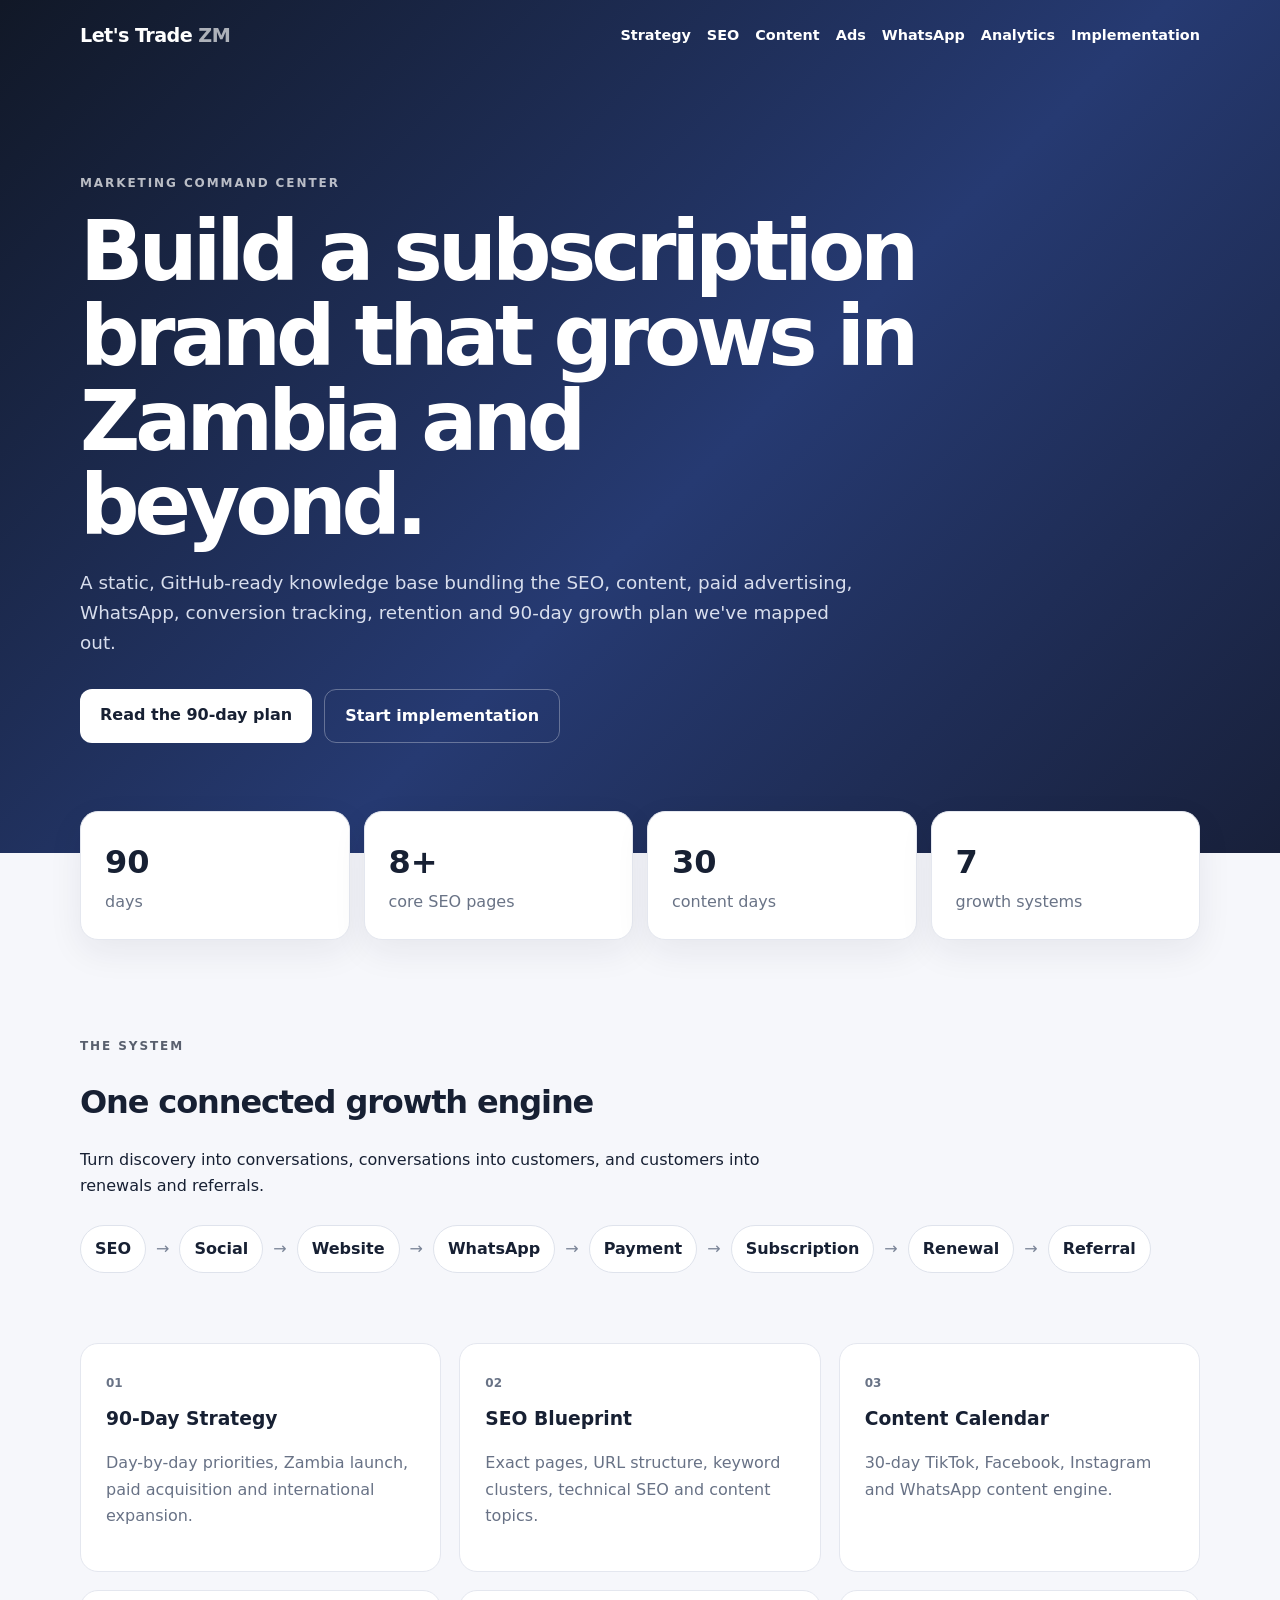
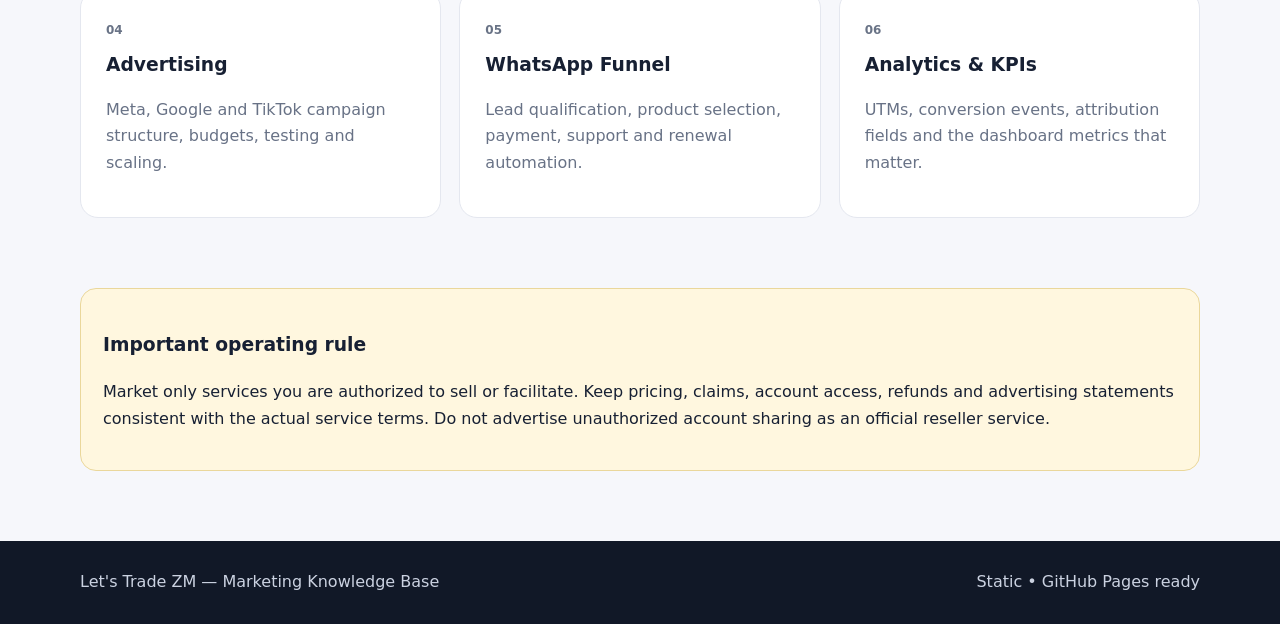
<file: index.html>
<!DOCTYPE html>
<html lang="en">
<head>
<meta charset="UTF-8">
<meta name="viewport" content="width=device-width, initial-scale=1.0">
<meta name="description" content="Let's Trade ZM marketing hub: 90-day Zambia and global SEO, content, advertising, WhatsApp funnel, analytics and growth strategy.">
<title>Let's Trade ZM — Marketing Strategy Hub</title>
<link rel="stylesheet" href="style.css">
</head>
<body>
<header class="hero">
  <nav class="nav container">
    <a class="brand" href="index.html">Let's Trade <span>ZM</span></a>
    <div class="navlinks">
      <a href="strategy.html">Strategy</a>
      <a href="seo.html">SEO</a>
      <a href="content.html">Content</a>
      <a href="ads.html">Ads</a>
      <a href="whatsapp.html">WhatsApp</a>
      <a href="analytics.html">Analytics</a>
      <a href="implementation.html">Implementation</a>
    </div>
  </nav>
  <div class="hero-content container">
    <p class="eyebrow">MARKETING COMMAND CENTER</p>
    <h1>Build a subscription brand that grows in Zambia and beyond.</h1>
    <p class="lead">A static, GitHub-ready knowledge base bundling the SEO, content, paid advertising, WhatsApp, conversion tracking, retention and 90-day growth plan we've mapped out.</p>
    <div class="actions">
      <a class="btn primary" href="strategy.html">Read the 90-day plan</a>
      <a class="btn ghost" href="implementation.html">Start implementation</a>
    </div>
  </div>
</header>

<main class="container">
  <section class="stats">
    <div><strong>90</strong><span>days</span></div>
    <div><strong>8+</strong><span>core SEO pages</span></div>
    <div><strong>30</strong><span>content days</span></div>
    <div><strong>7</strong><span>growth systems</span></div>
  </section>

  <section class="section">
    <div class="section-head">
      <p class="eyebrow">THE SYSTEM</p>
      <h2>One connected growth engine</h2>
      <p>Turn discovery into conversations, conversations into customers, and customers into renewals and referrals.</p>
    </div>
    <div class="flow">
      <span>SEO</span><i>→</i><span>Social</span><i>→</i><span>Website</span><i>→</i><span>WhatsApp</span><i>→</i><span>Payment</span><i>→</i><span>Subscription</span><i>→</i><span>Renewal</span><i>→</i><span>Referral</span>
    </div>
  </section>

  <section class="grid cards">
    <a class="card" href="strategy.html"><b>01</b><h3>90-Day Strategy</h3><p>Day-by-day priorities, Zambia launch, paid acquisition and international expansion.</p></a>
    <a class="card" href="seo.html"><b>02</b><h3>SEO Blueprint</h3><p>Exact pages, URL structure, keyword clusters, technical SEO and content topics.</p></a>
    <a class="card" href="content.html"><b>03</b><h3>Content Calendar</h3><p>30-day TikTok, Facebook, Instagram and WhatsApp content engine.</p></a>
    <a class="card" href="ads.html"><b>04</b><h3>Advertising</h3><p>Meta, Google and TikTok campaign structure, budgets, testing and scaling.</p></a>
    <a class="card" href="whatsapp.html"><b>05</b><h3>WhatsApp Funnel</h3><p>Lead qualification, product selection, payment, support and renewal automation.</p></a>
    <a class="card" href="analytics.html"><b>06</b><h3>Analytics & KPIs</h3><p>UTMs, conversion events, attribution fields and the dashboard metrics that matter.</p></a>
  </section>

  <section class="notice">
    <h3>Important operating rule</h3>
    <p>Market only services you are authorized to sell or facilitate. Keep pricing, claims, account access, refunds and advertising statements consistent with the actual service terms. Do not advertise unauthorized account sharing as an official reseller service.</p>
  </section>
</main>
<footer><div class="container"><span>Let's Trade ZM — Marketing Knowledge Base</span><span>Static • GitHub Pages ready</span></div></footer>
</body>
</html>
</file>
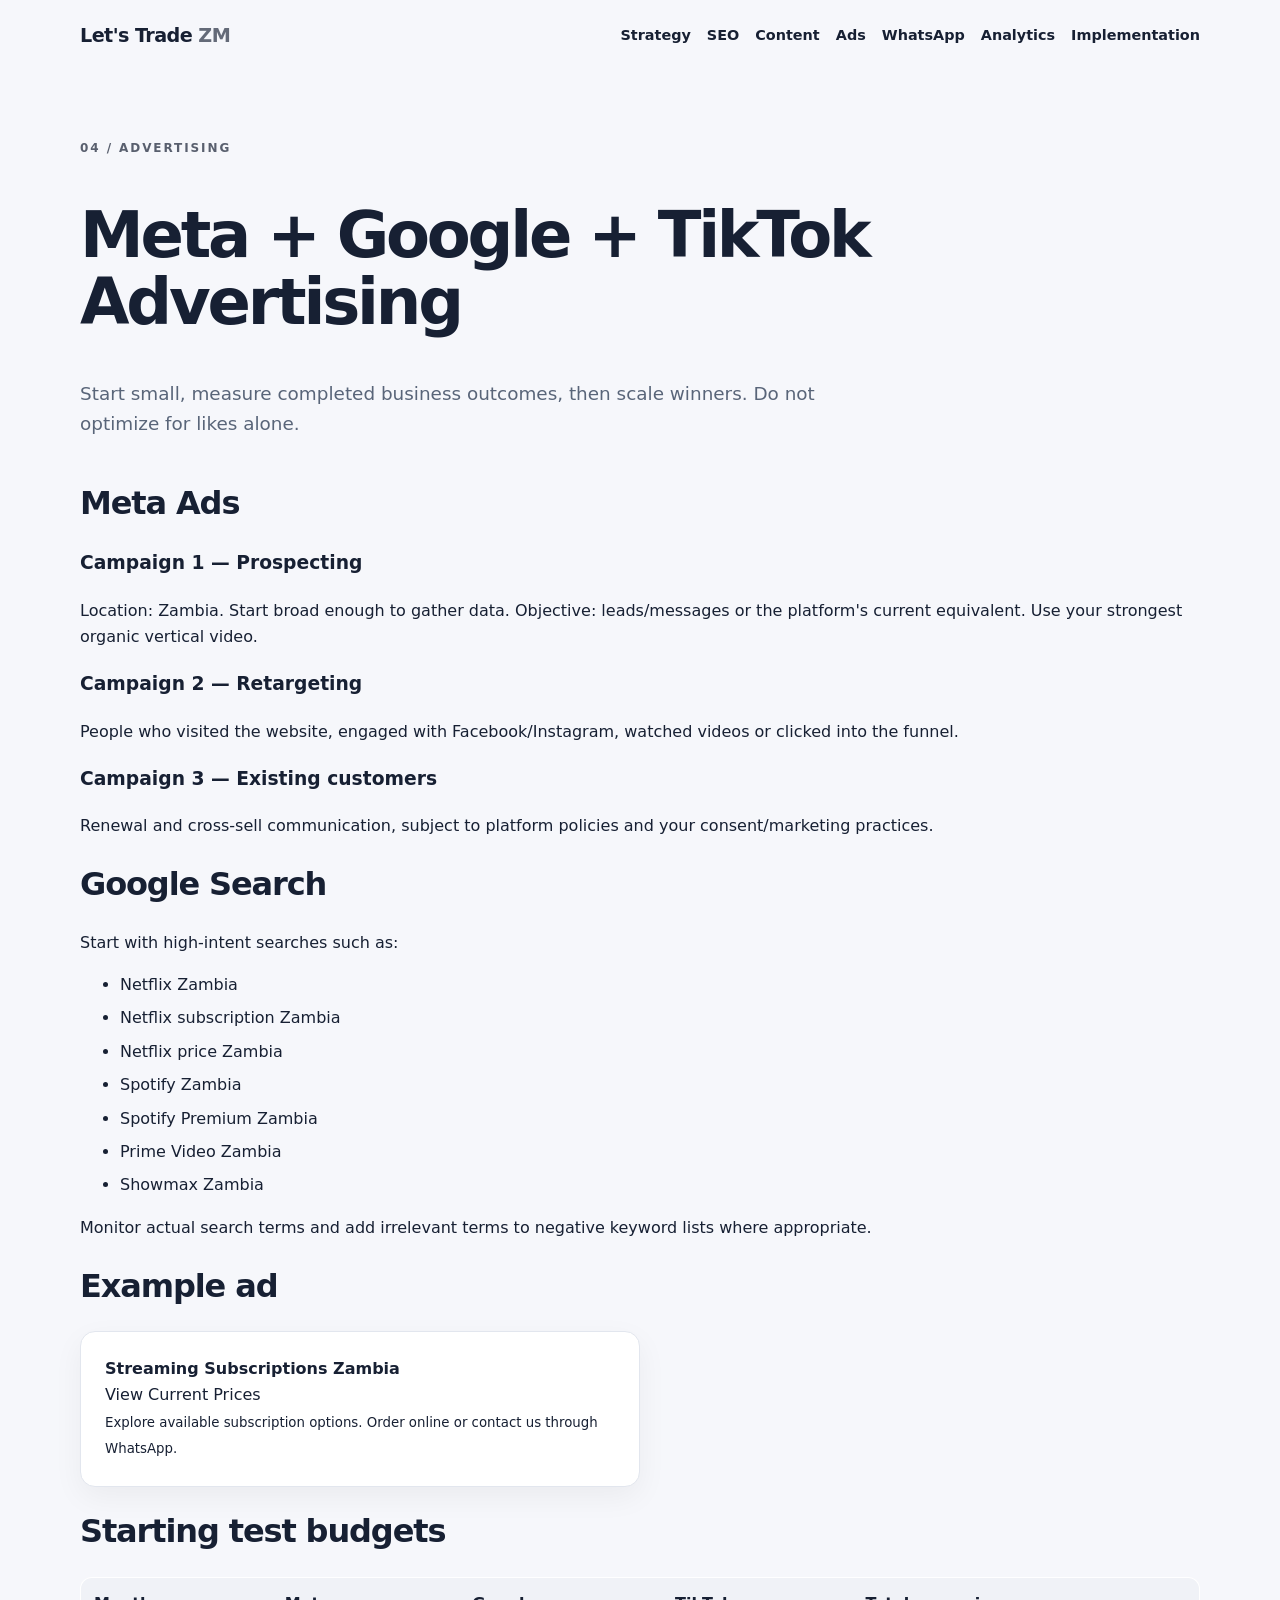
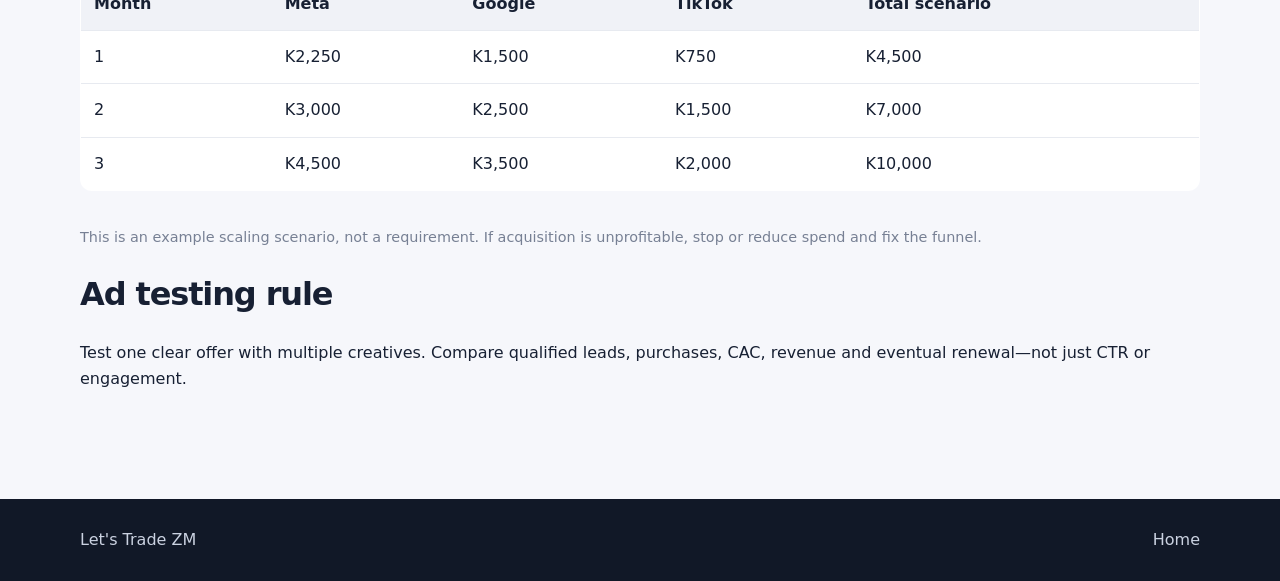
<file: ads.html>
<!DOCTYPE html>
<html lang="en"><head><meta charset="UTF-8"><meta name="viewport" content="width=device-width,initial-scale=1"><title>Advertising Plan — Let's Trade ZM</title><link rel="stylesheet" href="style.css"></head>
<body><nav class="nav container"><a class="brand" href="index.html">Let's Trade <span>ZM</span></a><div class="navlinks"><a href="strategy.html">Strategy</a><a href="seo.html">SEO</a><a href="content.html">Content</a><a href="ads.html">Ads</a><a href="whatsapp.html">WhatsApp</a><a href="analytics.html">Analytics</a><a href="implementation.html">Implementation</a></div></nav>
<main class="container page"><p class="eyebrow">04 / ADVERTISING</p><h1>Meta + Google + TikTok Advertising</h1>
<p class="lead">Start small, measure completed business outcomes, then scale winners. Do not optimize for likes alone.</p>
<h2>Meta Ads</h2>
<h3>Campaign 1 — Prospecting</h3><p>Location: Zambia. Start broad enough to gather data. Objective: leads/messages or the platform's current equivalent. Use your strongest organic vertical video.</p>
<h3>Campaign 2 — Retargeting</h3><p>People who visited the website, engaged with Facebook/Instagram, watched videos or clicked into the funnel.</p>
<h3>Campaign 3 — Existing customers</h3><p>Renewal and cross-sell communication, subject to platform policies and your consent/marketing practices.</p>

<h2>Google Search</h2>
<p>Start with high-intent searches such as:</p><ul><li>Netflix Zambia</li><li>Netflix subscription Zambia</li><li>Netflix price Zambia</li><li>Spotify Zambia</li><li>Spotify Premium Zambia</li><li>Prime Video Zambia</li><li>Showmax Zambia</li></ul>
<p>Monitor actual search terms and add irrelevant terms to negative keyword lists where appropriate.</p>

<h2>Example ad</h2><div class="adbox"><b>Streaming Subscriptions Zambia</b><br>View Current Prices<br><small>Explore available subscription options. Order online or contact us through WhatsApp.</small></div>

<h2>Starting test budgets</h2>
<table><tr><th>Month</th><th>Meta</th><th>Google</th><th>TikTok</th><th>Total scenario</th></tr><tr><td>1</td><td>K2,250</td><td>K1,500</td><td>K750</td><td>K4,500</td></tr><tr><td>2</td><td>K3,000</td><td>K2,500</td><td>K1,500</td><td>K7,000</td></tr><tr><td>3</td><td>K4,500</td><td>K3,500</td><td>K2,000</td><td>K10,000</td></tr></table>
<p class="muted">This is an example scaling scenario, not a requirement. If acquisition is unprofitable, stop or reduce spend and fix the funnel.</p>

<h2>Ad testing rule</h2><p>Test one clear offer with multiple creatives. Compare qualified leads, purchases, CAC, revenue and eventual renewal—not just CTR or engagement.</p>
</main><footer><div class="container"><span>Let's Trade ZM</span><a href="index.html">Home</a></div></footer></body></html>
</file>
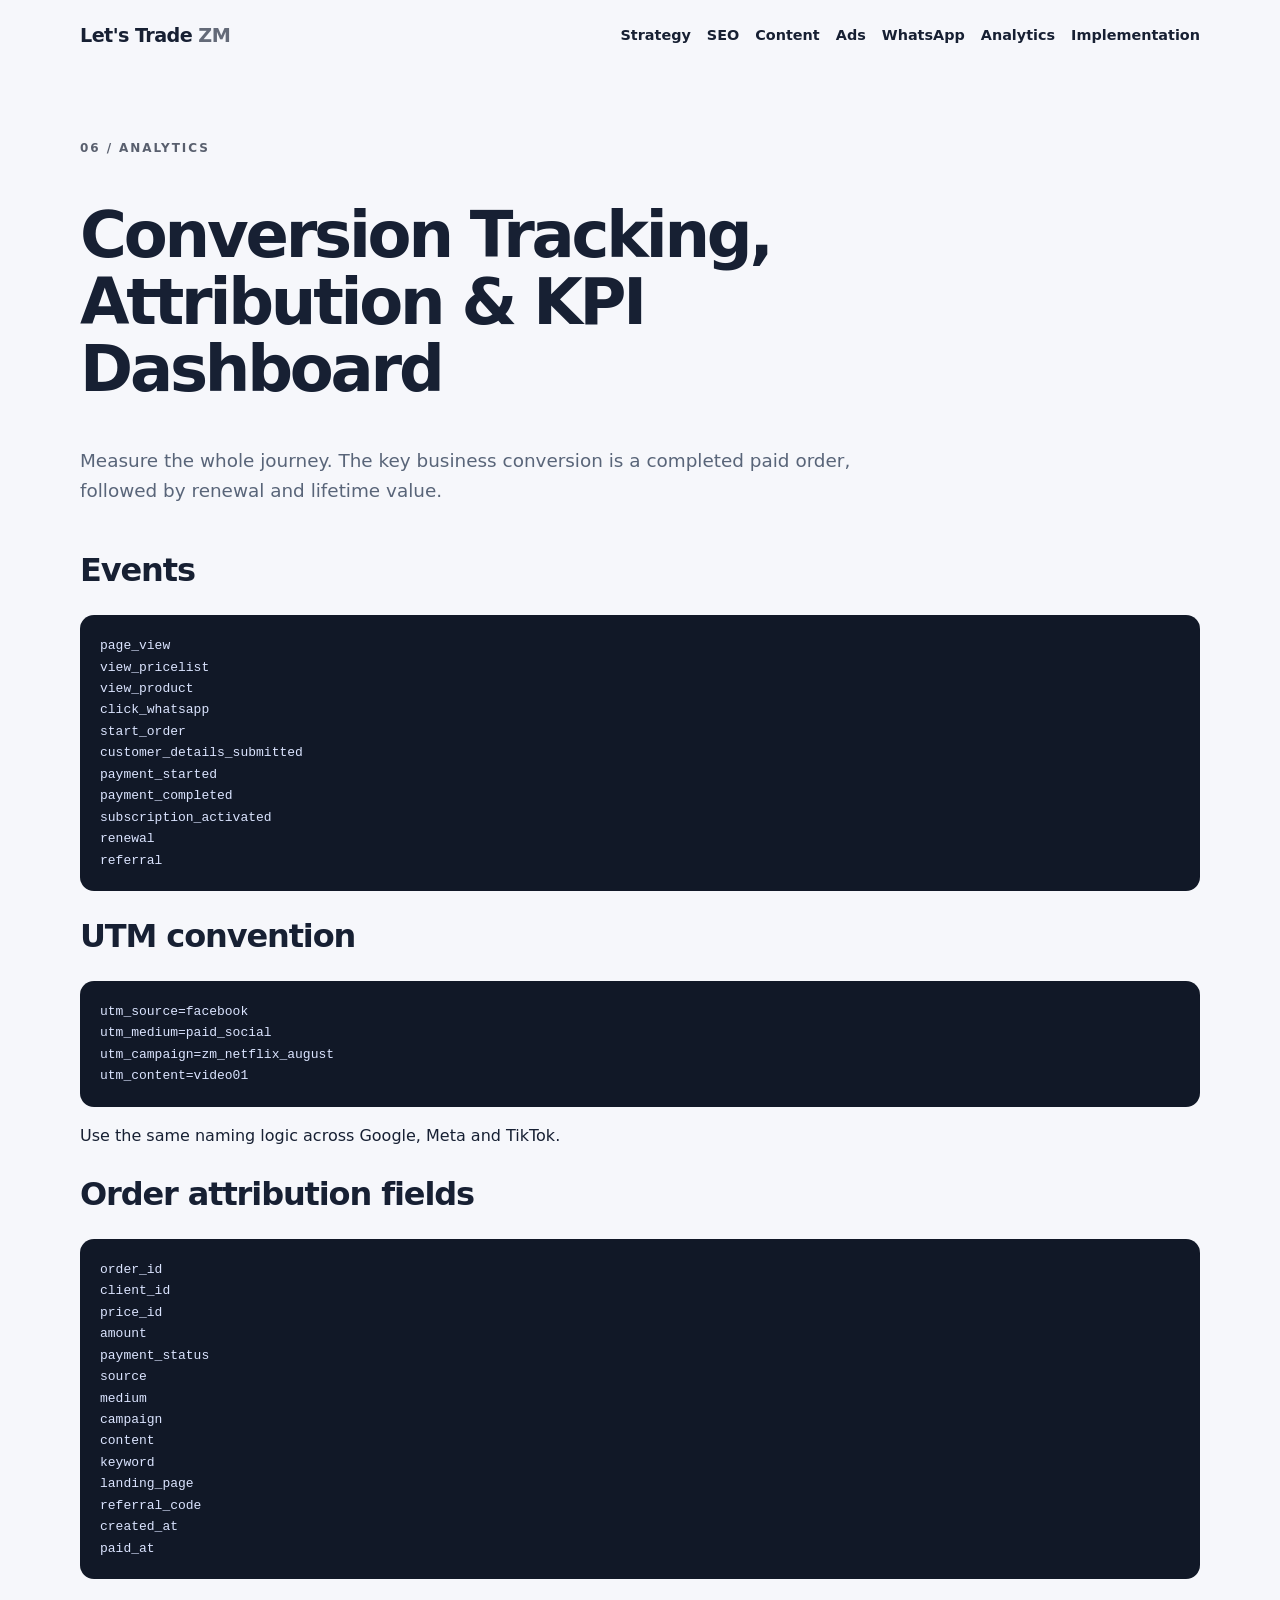
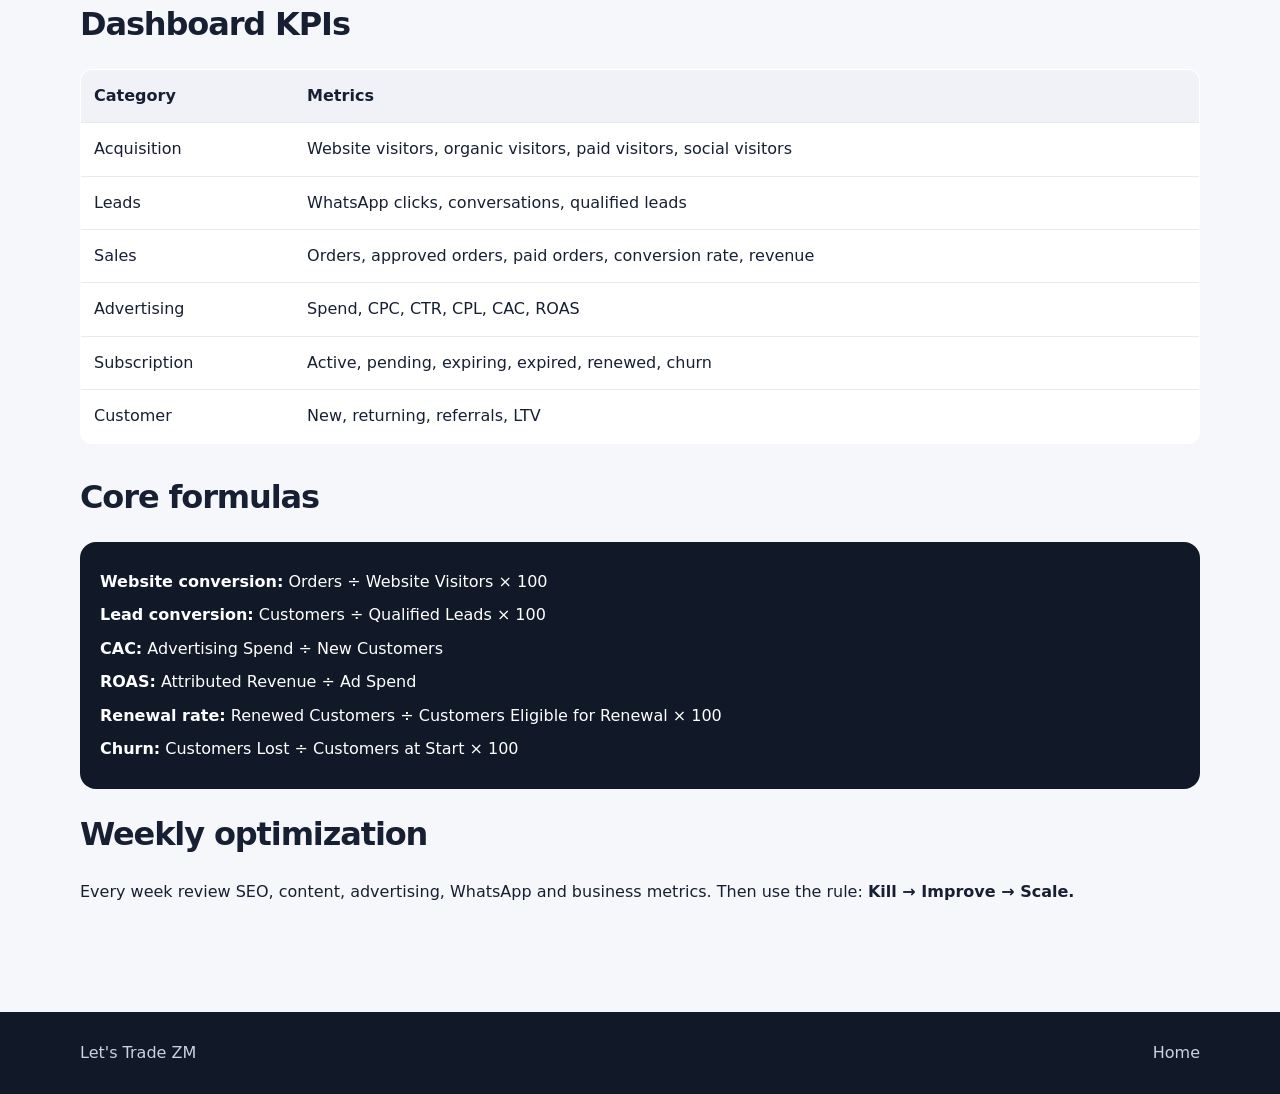
<file: analytics.html>
<!DOCTYPE html>
<html lang="en"><head><meta charset="UTF-8"><meta name="viewport" content="width=device-width,initial-scale=1"><title>Analytics & KPIs — Let's Trade ZM</title><link rel="stylesheet" href="style.css"></head>
<body><nav class="nav container"><a class="brand" href="index.html">Let's Trade <span>ZM</span></a><div class="navlinks"><a href="strategy.html">Strategy</a><a href="seo.html">SEO</a><a href="content.html">Content</a><a href="ads.html">Ads</a><a href="whatsapp.html">WhatsApp</a><a href="analytics.html">Analytics</a><a href="implementation.html">Implementation</a></div></nav>
<main class="container page"><p class="eyebrow">06 / ANALYTICS</p><h1>Conversion Tracking, Attribution & KPI Dashboard</h1>
<p class="lead">Measure the whole journey. The key business conversion is a completed paid order, followed by renewal and lifetime value.</p>
<h2>Events</h2><pre>page_view
view_pricelist
view_product
click_whatsapp
start_order
customer_details_submitted
payment_started
payment_completed
subscription_activated
renewal
referral</pre>

<h2>UTM convention</h2>
<pre>utm_source=facebook
utm_medium=paid_social
utm_campaign=zm_netflix_august
utm_content=video01</pre>
<p>Use the same naming logic across Google, Meta and TikTok.</p>

<h2>Order attribution fields</h2>
<pre>order_id
client_id
price_id
amount
payment_status
source
medium
campaign
content
keyword
landing_page
referral_code
created_at
paid_at</pre>

<h2>Dashboard KPIs</h2>
<table><tr><th>Category</th><th>Metrics</th></tr><tr><td>Acquisition</td><td>Website visitors, organic visitors, paid visitors, social visitors</td></tr><tr><td>Leads</td><td>WhatsApp clicks, conversations, qualified leads</td></tr><tr><td>Sales</td><td>Orders, approved orders, paid orders, conversion rate, revenue</td></tr><tr><td>Advertising</td><td>Spend, CPC, CTR, CPL, CAC, ROAS</td></tr><tr><td>Subscription</td><td>Active, pending, expiring, expired, renewed, churn</td></tr><tr><td>Customer</td><td>New, returning, referrals, LTV</td></tr></table>

<h2>Core formulas</h2><div class="formula"><p><b>Website conversion:</b> Orders ÷ Website Visitors × 100</p><p><b>Lead conversion:</b> Customers ÷ Qualified Leads × 100</p><p><b>CAC:</b> Advertising Spend ÷ New Customers</p><p><b>ROAS:</b> Attributed Revenue ÷ Ad Spend</p><p><b>Renewal rate:</b> Renewed Customers ÷ Customers Eligible for Renewal × 100</p><p><b>Churn:</b> Customers Lost ÷ Customers at Start × 100</p></div>

<h2>Weekly optimization</h2><p>Every week review SEO, content, advertising, WhatsApp and business metrics. Then use the rule: <b>Kill → Improve → Scale.</b></p>
</main><footer><div class="container"><span>Let's Trade ZM</span><a href="index.html">Home</a></div></footer></body></html>
</file>
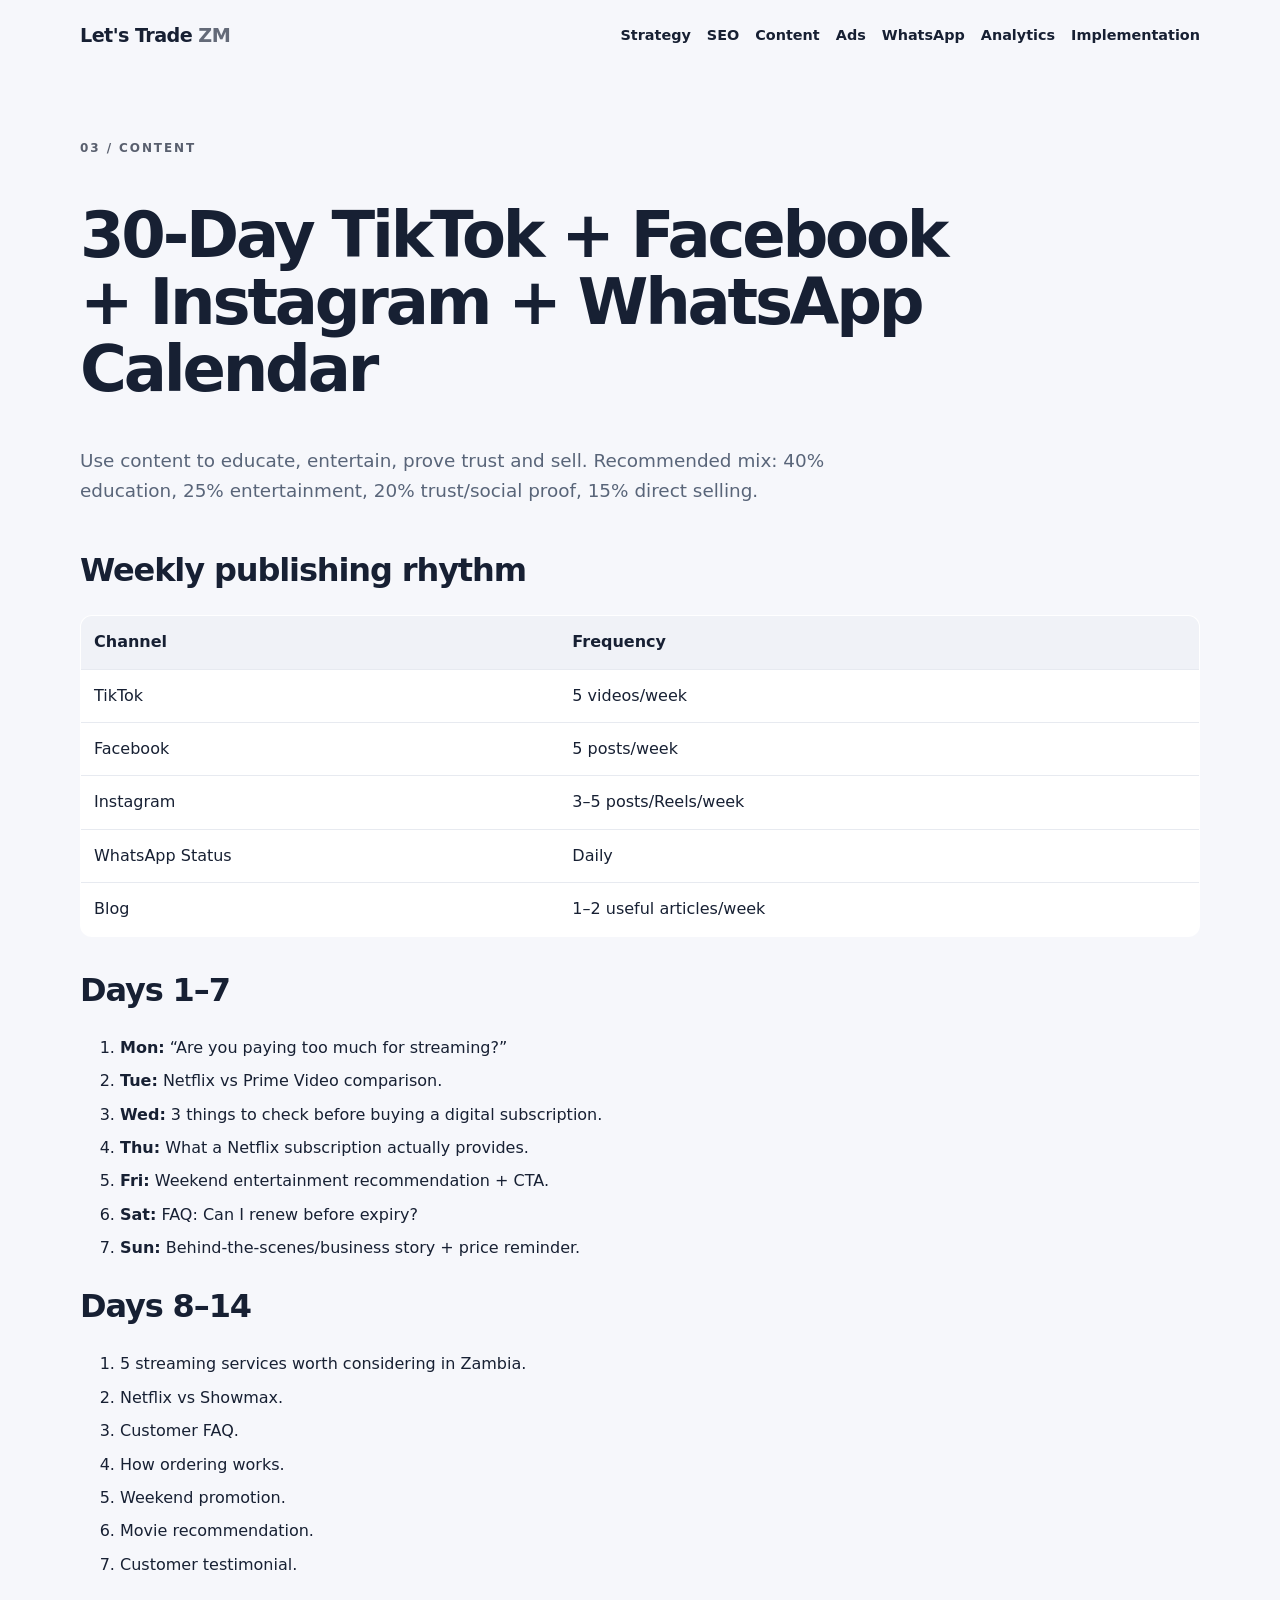
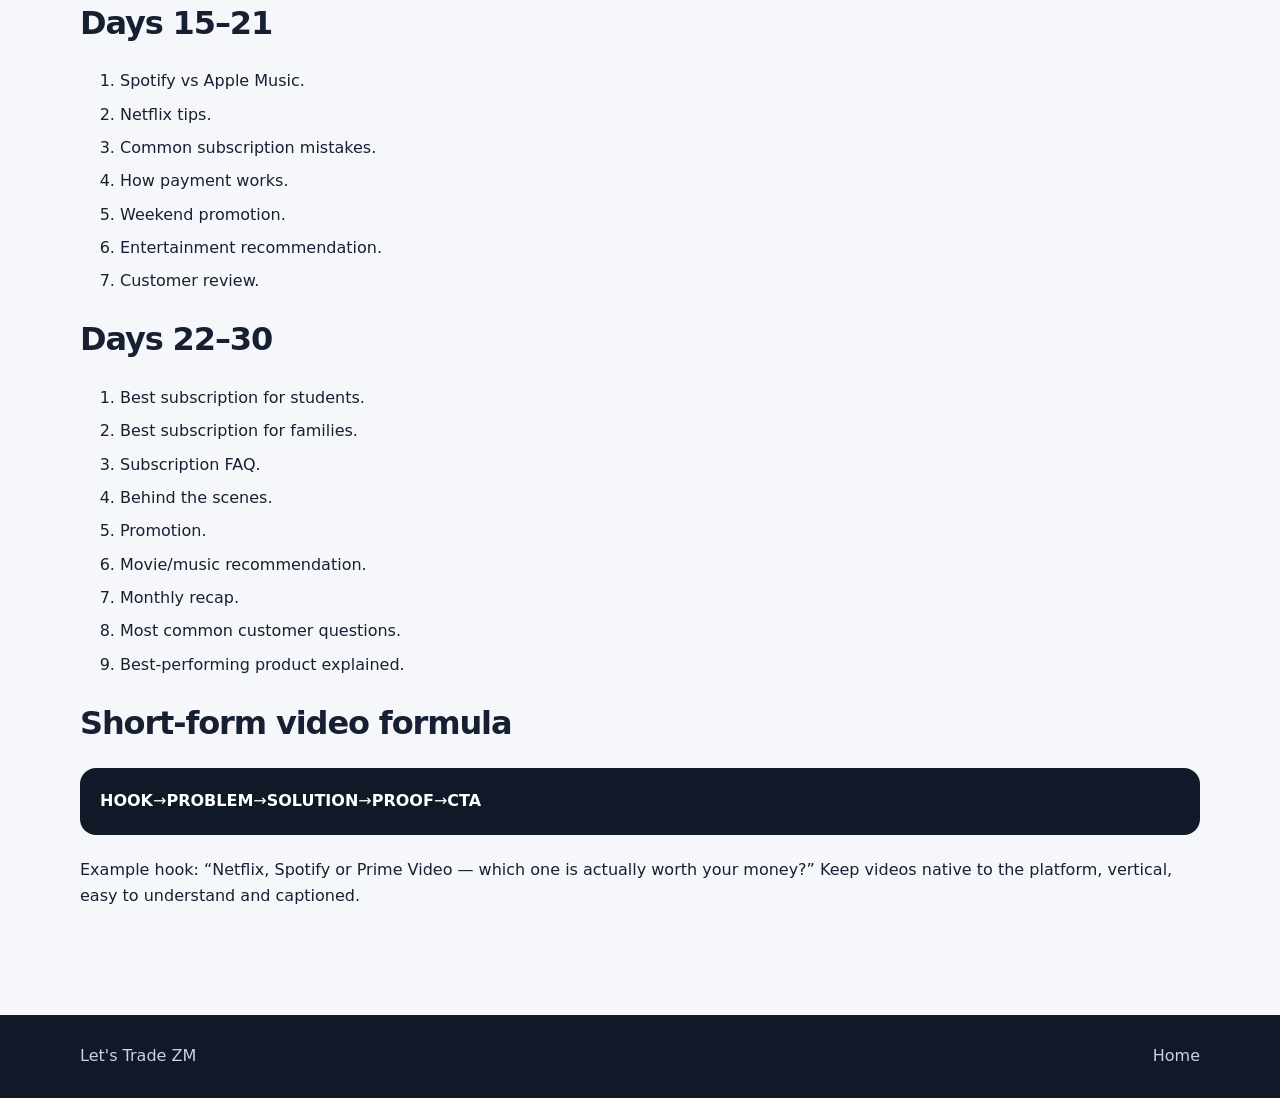
<file: content.html>
<!DOCTYPE html>
<html lang="en"><head><meta charset="UTF-8"><meta name="viewport" content="width=device-width,initial-scale=1"><title>Content Calendar — Let's Trade ZM</title><link rel="stylesheet" href="style.css"></head>
<body><nav class="nav container"><a class="brand" href="index.html">Let's Trade <span>ZM</span></a><div class="navlinks"><a href="strategy.html">Strategy</a><a href="seo.html">SEO</a><a href="content.html">Content</a><a href="ads.html">Ads</a><a href="whatsapp.html">WhatsApp</a><a href="analytics.html">Analytics</a><a href="implementation.html">Implementation</a></div></nav>
<main class="container page"><p class="eyebrow">03 / CONTENT</p><h1>30-Day TikTok + Facebook + Instagram + WhatsApp Calendar</h1>
<p class="lead">Use content to educate, entertain, prove trust and sell. Recommended mix: 40% education, 25% entertainment, 20% trust/social proof, 15% direct selling.</p>
<h2>Weekly publishing rhythm</h2>
<table><tr><th>Channel</th><th>Frequency</th></tr><tr><td>TikTok</td><td>5 videos/week</td></tr><tr><td>Facebook</td><td>5 posts/week</td></tr><tr><td>Instagram</td><td>3–5 posts/Reels/week</td></tr><tr><td>WhatsApp Status</td><td>Daily</td></tr><tr><td>Blog</td><td>1–2 useful articles/week</td></tr></table>

<h2>Days 1–7</h2><ol><li><b>Mon:</b> “Are you paying too much for streaming?”</li><li><b>Tue:</b> Netflix vs Prime Video comparison.</li><li><b>Wed:</b> 3 things to check before buying a digital subscription.</li><li><b>Thu:</b> What a Netflix subscription actually provides.</li><li><b>Fri:</b> Weekend entertainment recommendation + CTA.</li><li><b>Sat:</b> FAQ: Can I renew before expiry?</li><li><b>Sun:</b> Behind-the-scenes/business story + price reminder.</li></ol>

<h2>Days 8–14</h2><ol><li>5 streaming services worth considering in Zambia.</li><li>Netflix vs Showmax.</li><li>Customer FAQ.</li><li>How ordering works.</li><li>Weekend promotion.</li><li>Movie recommendation.</li><li>Customer testimonial.</li></ol>

<h2>Days 15–21</h2><ol><li>Spotify vs Apple Music.</li><li>Netflix tips.</li><li>Common subscription mistakes.</li><li>How payment works.</li><li>Weekend promotion.</li><li>Entertainment recommendation.</li><li>Customer review.</li></ol>

<h2>Days 22–30</h2><ol><li>Best subscription for students.</li><li>Best subscription for families.</li><li>Subscription FAQ.</li><li>Behind the scenes.</li><li>Promotion.</li><li>Movie/music recommendation.</li><li>Monthly recap.</li><li>Most common customer questions.</li><li>Best-performing product explained.</li></ol>

<h2>Short-form video formula</h2>
<div class="formula"><b>HOOK</b><span>→</span><b>PROBLEM</b><span>→</span><b>SOLUTION</b><span>→</span><b>PROOF</b><span>→</span><b>CTA</b></div>
<p>Example hook: “Netflix, Spotify or Prime Video — which one is actually worth your money?” Keep videos native to the platform, vertical, easy to understand and captioned.</p>
</main><footer><div class="container"><span>Let's Trade ZM</span><a href="index.html">Home</a></div></footer></body></html>
</file>
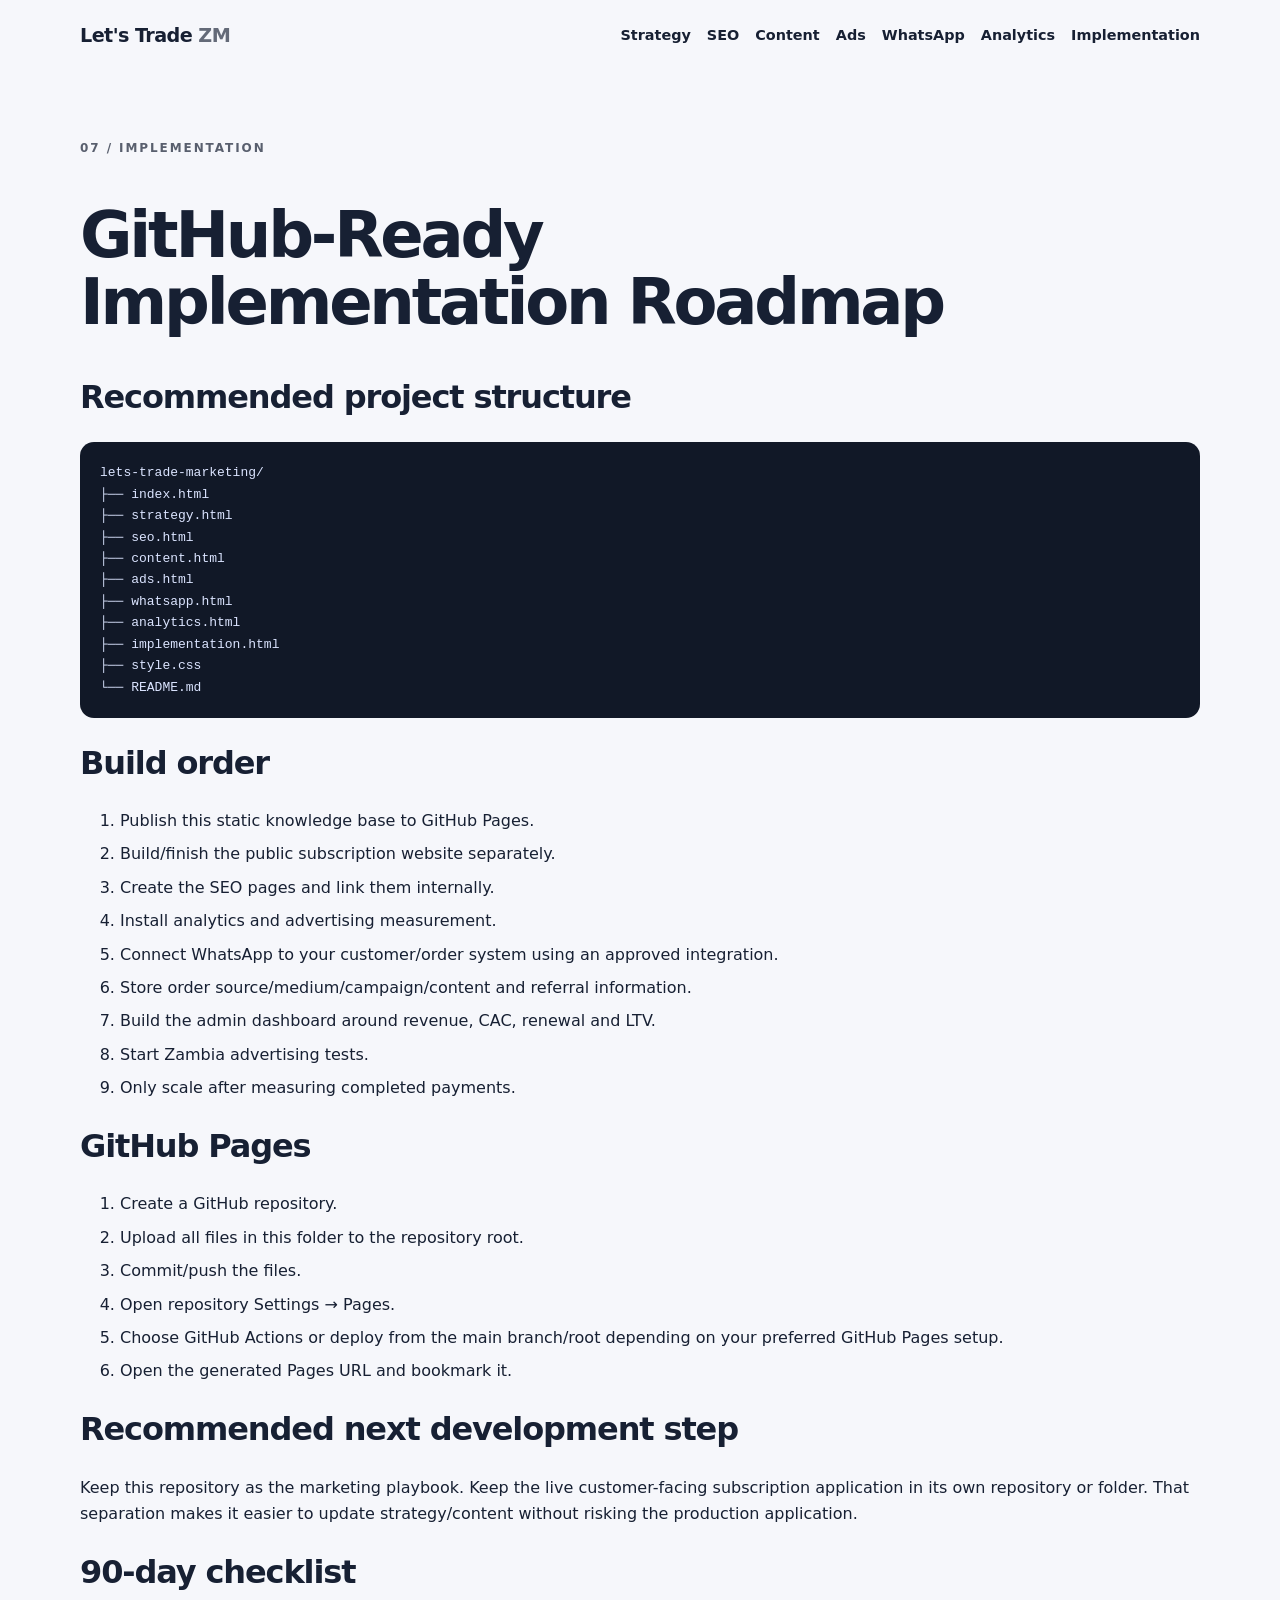
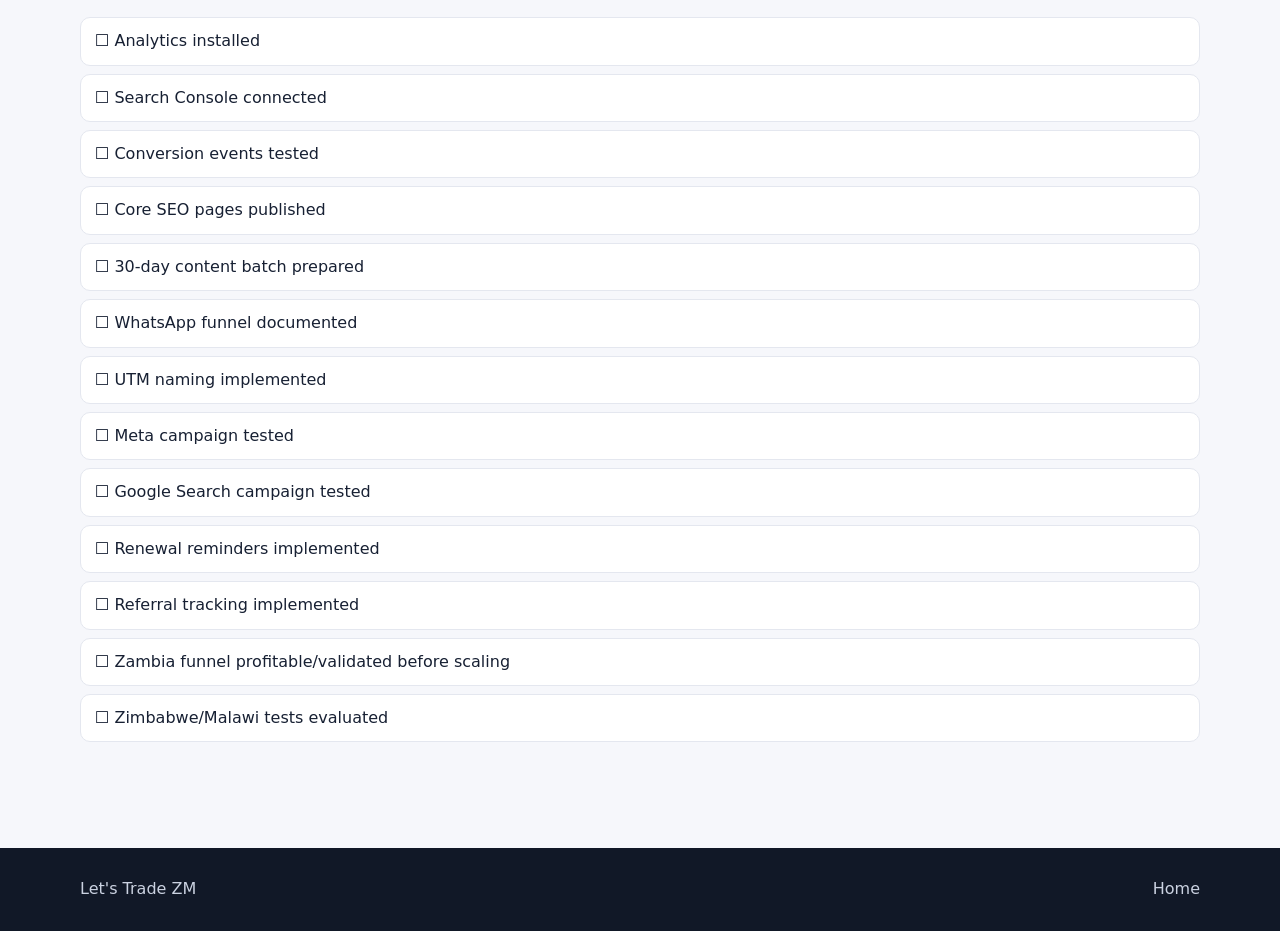
<file: implementation.html>
<!DOCTYPE html>
<html lang="en"><head><meta charset="UTF-8"><meta name="viewport" content="width=device-width,initial-scale=1"><title>Implementation Guide — Let's Trade ZM</title><link rel="stylesheet" href="style.css"></head>
<body><nav class="nav container"><a class="brand" href="index.html">Let's Trade <span>ZM</span></a><div class="navlinks"><a href="strategy.html">Strategy</a><a href="seo.html">SEO</a><a href="content.html">Content</a><a href="ads.html">Ads</a><a href="whatsapp.html">WhatsApp</a><a href="analytics.html">Analytics</a><a href="implementation.html">Implementation</a></div></nav>
<main class="container page"><p class="eyebrow">07 / IMPLEMENTATION</p><h1>GitHub-Ready Implementation Roadmap</h1>
<h2>Recommended project structure</h2>
<pre>lets-trade-marketing/
├── index.html
├── strategy.html
├── seo.html
├── content.html
├── ads.html
├── whatsapp.html
├── analytics.html
├── implementation.html
├── style.css
└── README.md</pre>

<h2>Build order</h2>
<ol><li>Publish this static knowledge base to GitHub Pages.</li><li>Build/finish the public subscription website separately.</li><li>Create the SEO pages and link them internally.</li><li>Install analytics and advertising measurement.</li><li>Connect WhatsApp to your customer/order system using an approved integration.</li><li>Store order source/medium/campaign/content and referral information.</li><li>Build the admin dashboard around revenue, CAC, renewal and LTV.</li><li>Start Zambia advertising tests.</li><li>Only scale after measuring completed payments.</li></ol>

<h2>GitHub Pages</h2>
<ol><li>Create a GitHub repository.</li><li>Upload all files in this folder to the repository root.</li><li>Commit/push the files.</li><li>Open repository Settings → Pages.</li><li>Choose GitHub Actions or deploy from the main branch/root depending on your preferred GitHub Pages setup.</li><li>Open the generated Pages URL and bookmark it.</li></ol>

<h2>Recommended next development step</h2>
<p>Keep this repository as the marketing playbook. Keep the live customer-facing subscription application in its own repository or folder. That separation makes it easier to update strategy/content without risking the production application.</p>

<h2>90-day checklist</h2>
<ul class="check"><li>☐ Analytics installed</li><li>☐ Search Console connected</li><li>☐ Conversion events tested</li><li>☐ Core SEO pages published</li><li>☐ 30-day content batch prepared</li><li>☐ WhatsApp funnel documented</li><li>☐ UTM naming implemented</li><li>☐ Meta campaign tested</li><li>☐ Google Search campaign tested</li><li>☐ Renewal reminders implemented</li><li>☐ Referral tracking implemented</li><li>☐ Zambia funnel profitable/validated before scaling</li><li>☐ Zimbabwe/Malawi tests evaluated</li></ul>
</main><footer><div class="container"><span>Let's Trade ZM</span><a href="index.html">Home</a></div></footer></body></html>
</file>
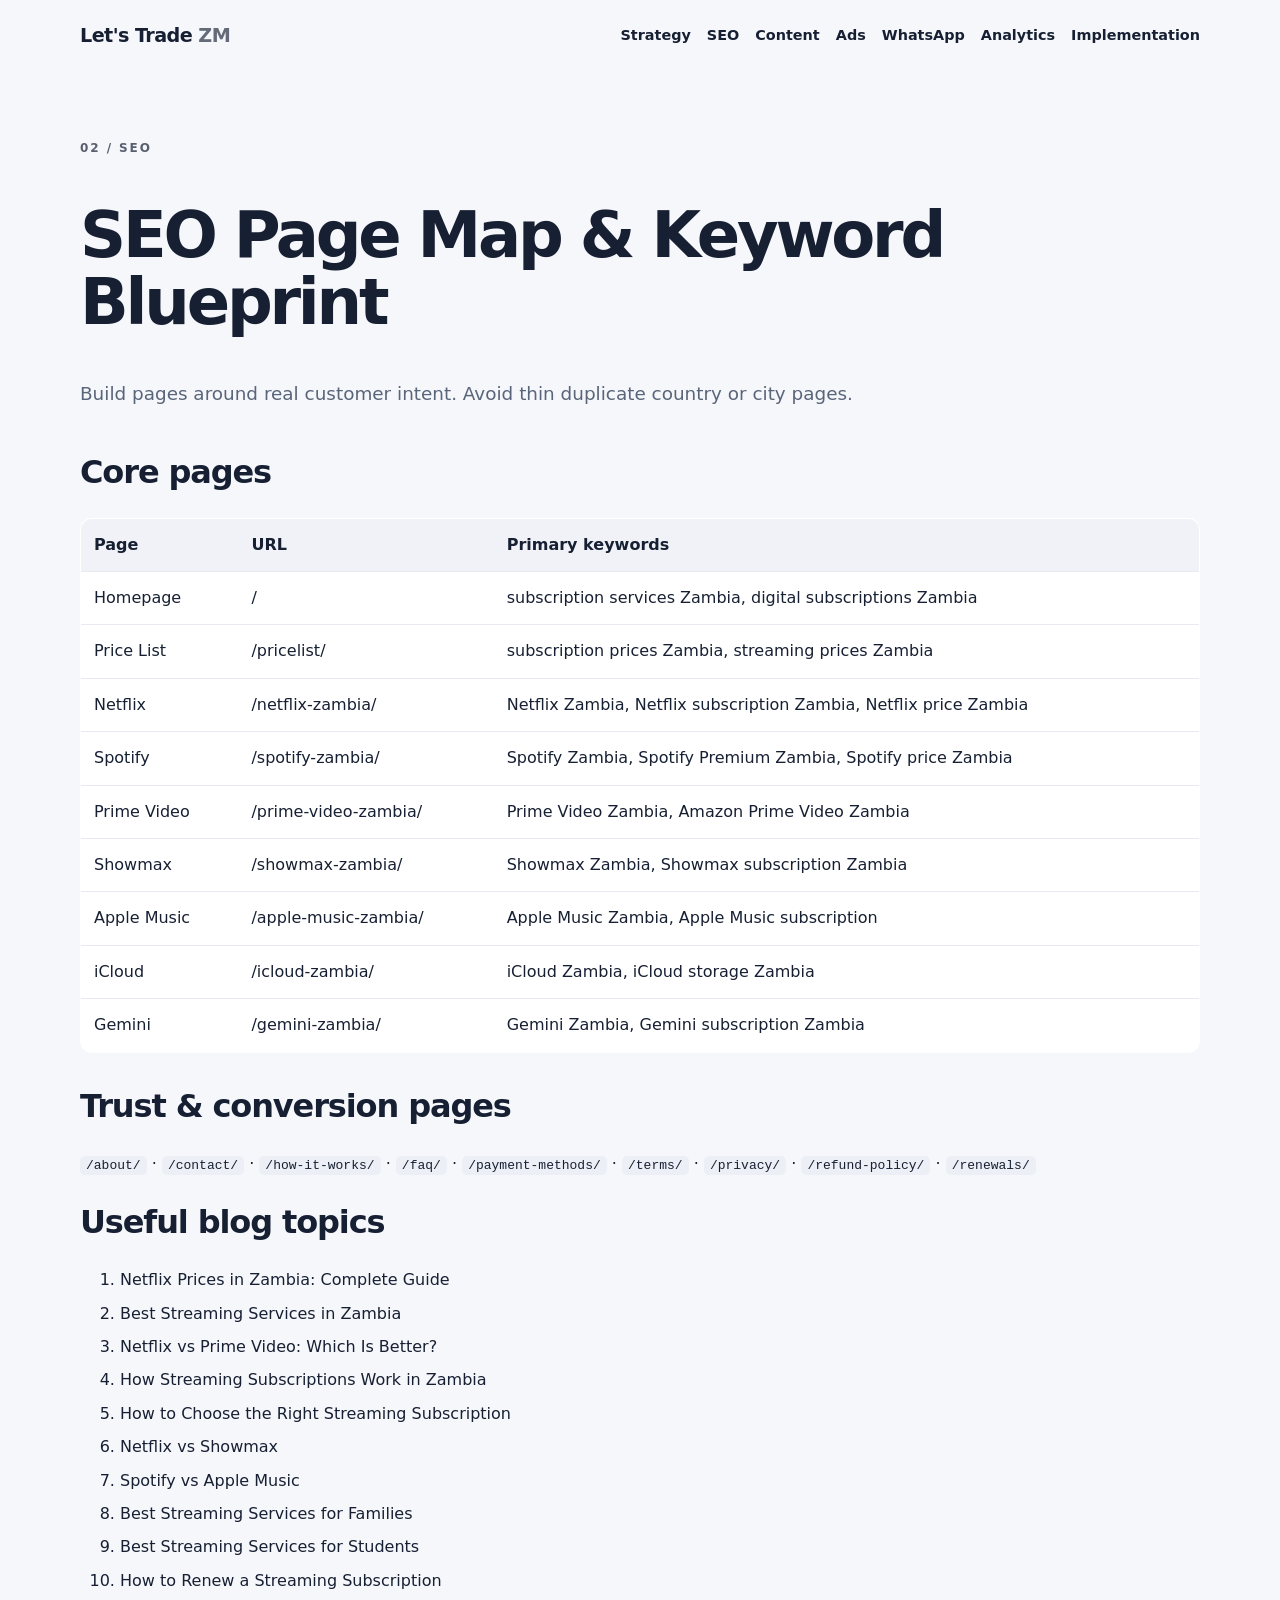
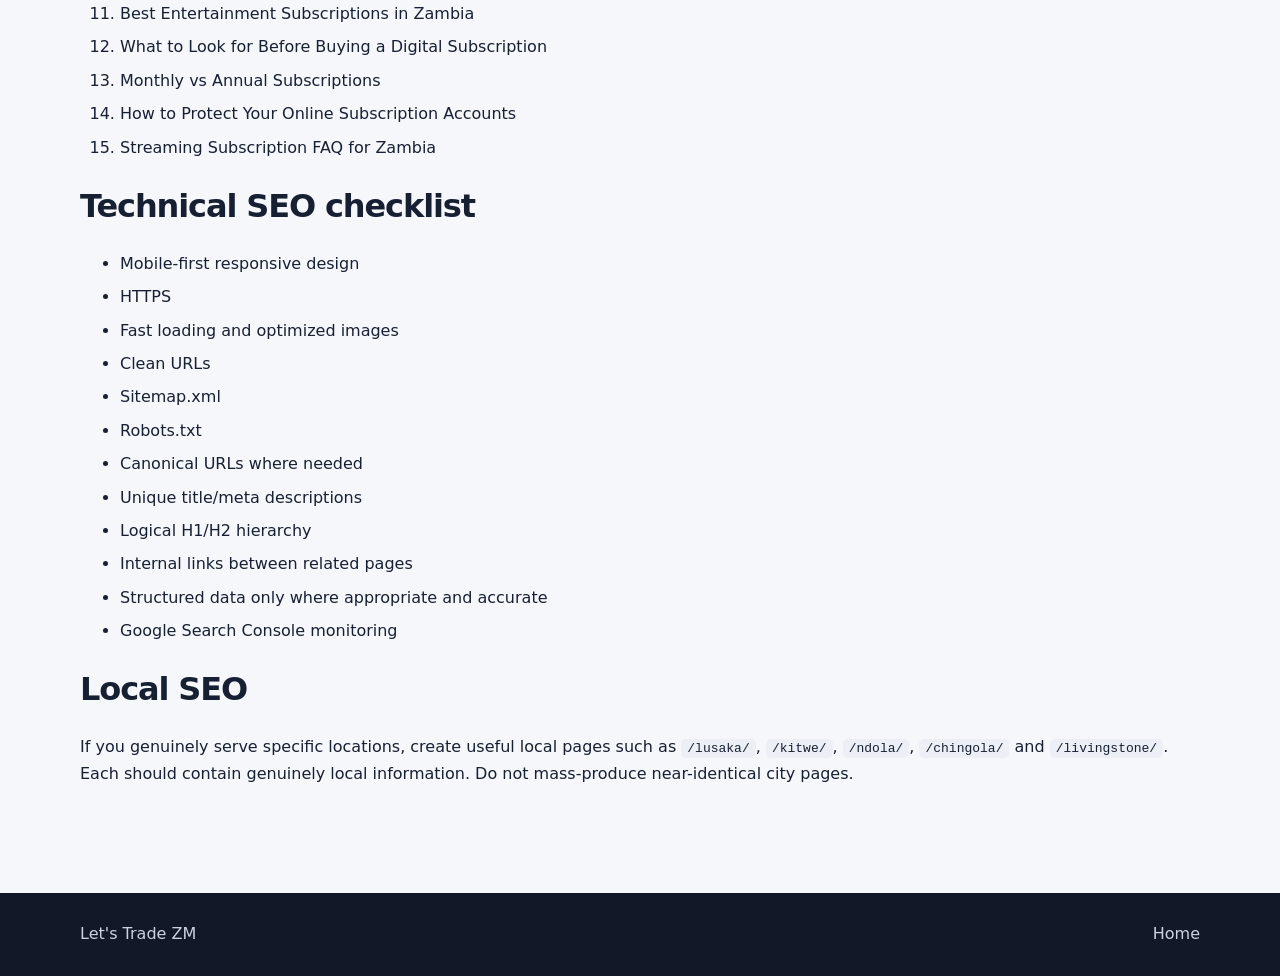
<file: seo.html>
<!DOCTYPE html>
<html lang="en"><head><meta charset="UTF-8"><meta name="viewport" content="width=device-width,initial-scale=1"><title>SEO Blueprint — Let's Trade ZM</title><link rel="stylesheet" href="style.css"></head>
<body><nav class="nav container"><a class="brand" href="index.html">Let's Trade <span>ZM</span></a><div class="navlinks"><a href="strategy.html">Strategy</a><a href="seo.html">SEO</a><a href="content.html">Content</a><a href="ads.html">Ads</a><a href="whatsapp.html">WhatsApp</a><a href="analytics.html">Analytics</a><a href="implementation.html">Implementation</a></div></nav>
<main class="container page"><p class="eyebrow">02 / SEO</p><h1>SEO Page Map & Keyword Blueprint</h1>
<p class="lead">Build pages around real customer intent. Avoid thin duplicate country or city pages.</p>
<h2>Core pages</h2>
<table><tr><th>Page</th><th>URL</th><th>Primary keywords</th></tr>
<tr><td>Homepage</td><td>/</td><td>subscription services Zambia, digital subscriptions Zambia</td></tr>
<tr><td>Price List</td><td>/pricelist/</td><td>subscription prices Zambia, streaming prices Zambia</td></tr>
<tr><td>Netflix</td><td>/netflix-zambia/</td><td>Netflix Zambia, Netflix subscription Zambia, Netflix price Zambia</td></tr>
<tr><td>Spotify</td><td>/spotify-zambia/</td><td>Spotify Zambia, Spotify Premium Zambia, Spotify price Zambia</td></tr>
<tr><td>Prime Video</td><td>/prime-video-zambia/</td><td>Prime Video Zambia, Amazon Prime Video Zambia</td></tr>
<tr><td>Showmax</td><td>/showmax-zambia/</td><td>Showmax Zambia, Showmax subscription Zambia</td></tr>
<tr><td>Apple Music</td><td>/apple-music-zambia/</td><td>Apple Music Zambia, Apple Music subscription</td></tr>
<tr><td>iCloud</td><td>/icloud-zambia/</td><td>iCloud Zambia, iCloud storage Zambia</td></tr>
<tr><td>Gemini</td><td>/gemini-zambia/</td><td>Gemini Zambia, Gemini subscription Zambia</td></tr></table>

<h2>Trust & conversion pages</h2>
<p><code>/about/</code> · <code>/contact/</code> · <code>/how-it-works/</code> · <code>/faq/</code> · <code>/payment-methods/</code> · <code>/terms/</code> · <code>/privacy/</code> · <code>/refund-policy/</code> · <code>/renewals/</code></p>

<h2>Useful blog topics</h2>
<ol><li>Netflix Prices in Zambia: Complete Guide</li><li>Best Streaming Services in Zambia</li><li>Netflix vs Prime Video: Which Is Better?</li><li>How Streaming Subscriptions Work in Zambia</li><li>How to Choose the Right Streaming Subscription</li><li>Netflix vs Showmax</li><li>Spotify vs Apple Music</li><li>Best Streaming Services for Families</li><li>Best Streaming Services for Students</li><li>How to Renew a Streaming Subscription</li><li>Best Entertainment Subscriptions in Zambia</li><li>What to Look for Before Buying a Digital Subscription</li><li>Monthly vs Annual Subscriptions</li><li>How to Protect Your Online Subscription Accounts</li><li>Streaming Subscription FAQ for Zambia</li></ol>

<h2>Technical SEO checklist</h2>
<ul><li>Mobile-first responsive design</li><li>HTTPS</li><li>Fast loading and optimized images</li><li>Clean URLs</li><li>Sitemap.xml</li><li>Robots.txt</li><li>Canonical URLs where needed</li><li>Unique title/meta descriptions</li><li>Logical H1/H2 hierarchy</li><li>Internal links between related pages</li><li>Structured data only where appropriate and accurate</li><li>Google Search Console monitoring</li></ul>

<h2>Local SEO</h2>
<p>If you genuinely serve specific locations, create useful local pages such as <code>/lusaka/</code>, <code>/kitwe/</code>, <code>/ndola/</code>, <code>/chingola/</code> and <code>/livingstone/</code>. Each should contain genuinely local information. Do not mass-produce near-identical city pages.</p>
</main><footer><div class="container"><span>Let's Trade ZM</span><a href="index.html">Home</a></div></footer></body></html>
</file>
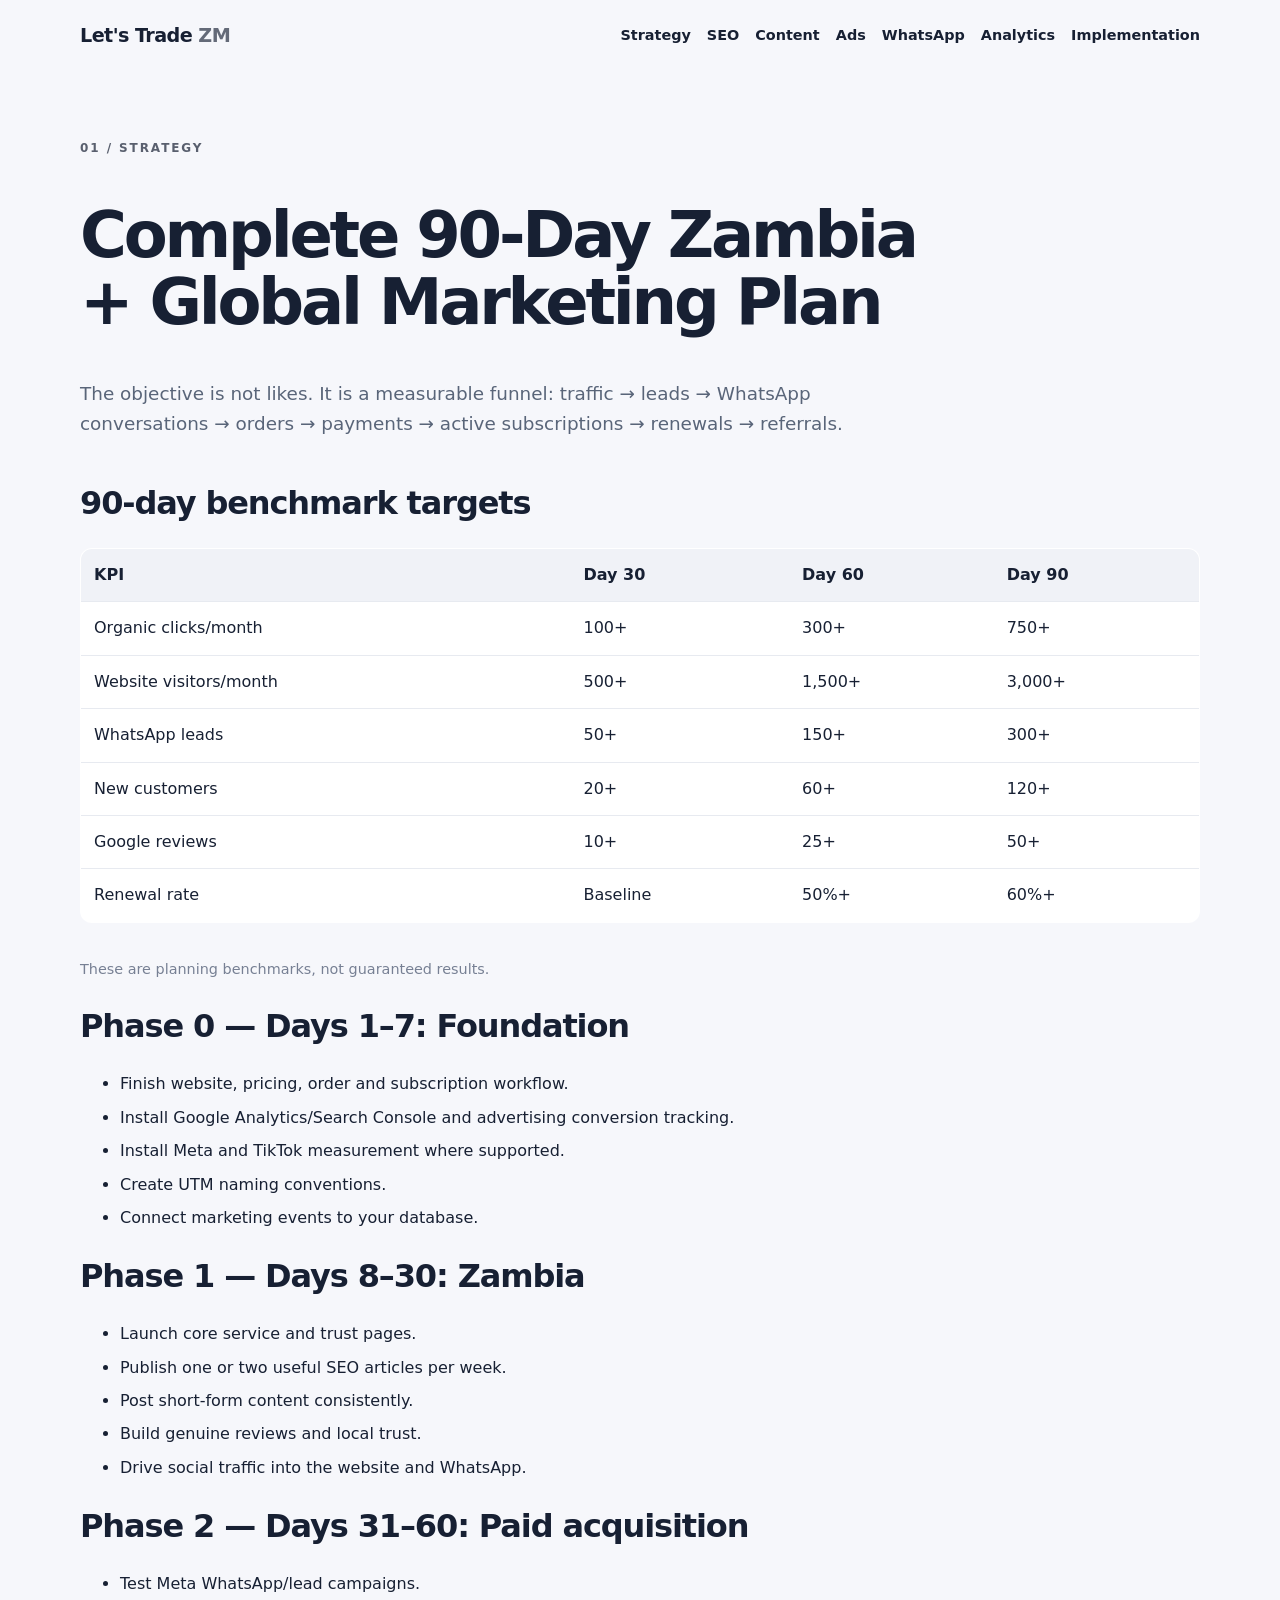
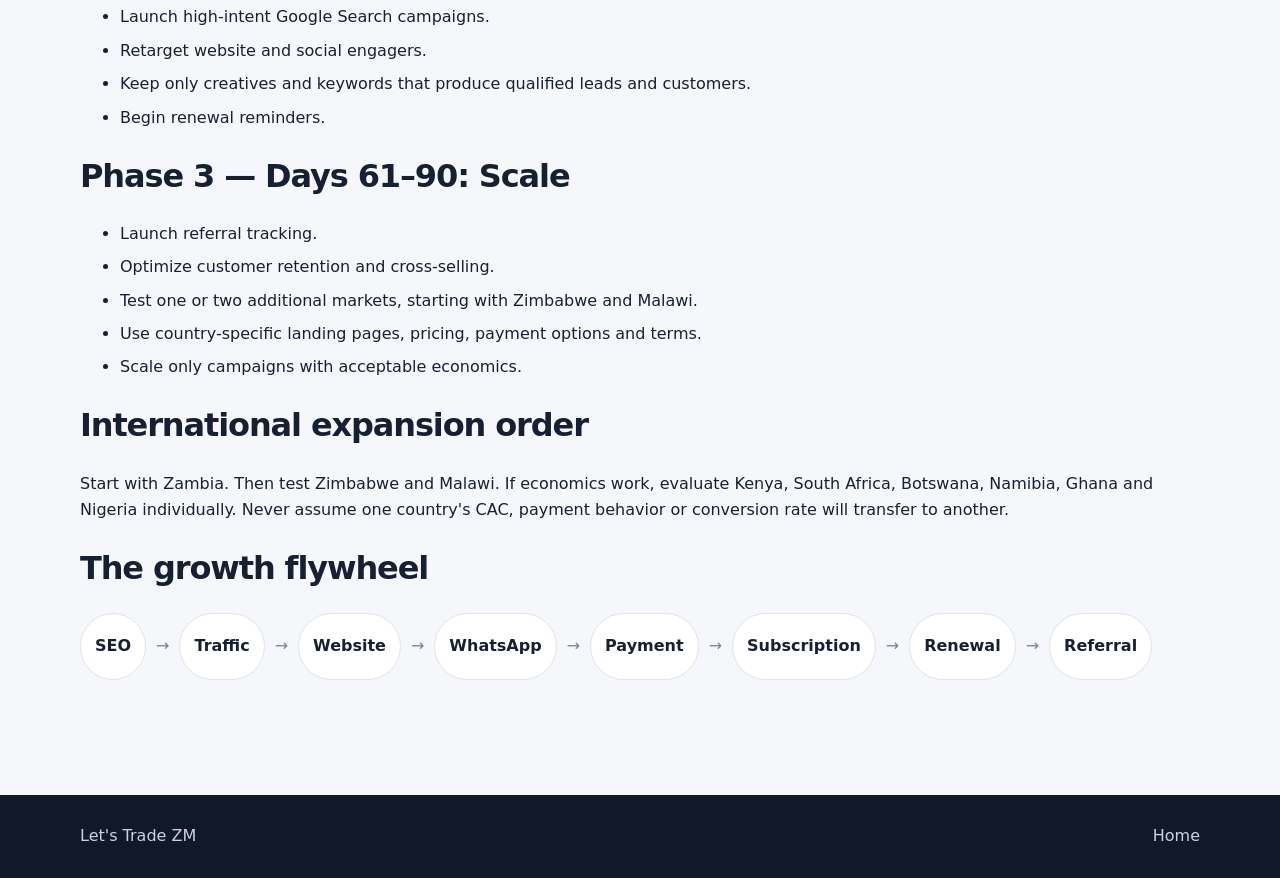
<file: strategy.html>
<!DOCTYPE html>
<html lang="en"><head><meta charset="UTF-8"><meta name="viewport" content="width=device-width,initial-scale=1"><title>90-Day Strategy — Let's Trade ZM</title><link rel="stylesheet" href="style.css"></head>
<body>
<nav class="nav container"><a class="brand" href="index.html">Let's Trade <span>ZM</span></a><div class="navlinks"><a href="strategy.html">Strategy</a><a href="seo.html">SEO</a><a href="content.html">Content</a><a href="ads.html">Ads</a><a href="whatsapp.html">WhatsApp</a><a href="analytics.html">Analytics</a><a href="implementation.html">Implementation</a></div></nav>
<main class="container page">
<p class="eyebrow">01 / STRATEGY</p><h1>Complete 90-Day Zambia + Global Marketing Plan</h1>
<p class="lead">The objective is not likes. It is a measurable funnel: traffic → leads → WhatsApp conversations → orders → payments → active subscriptions → renewals → referrals.</p>

<h2>90-day benchmark targets</h2>
<table><tr><th>KPI</th><th>Day 30</th><th>Day 60</th><th>Day 90</th></tr>
<tr><td>Organic clicks/month</td><td>100+</td><td>300+</td><td>750+</td></tr><tr><td>Website visitors/month</td><td>500+</td><td>1,500+</td><td>3,000+</td></tr><tr><td>WhatsApp leads</td><td>50+</td><td>150+</td><td>300+</td></tr><tr><td>New customers</td><td>20+</td><td>60+</td><td>120+</td></tr><tr><td>Google reviews</td><td>10+</td><td>25+</td><td>50+</td></tr><tr><td>Renewal rate</td><td>Baseline</td><td>50%+</td><td>60%+</td></tr></table>
<p class="muted">These are planning benchmarks, not guaranteed results.</p>

<h2>Phase 0 — Days 1–7: Foundation</h2>
<ul><li>Finish website, pricing, order and subscription workflow.</li><li>Install Google Analytics/Search Console and advertising conversion tracking.</li><li>Install Meta and TikTok measurement where supported.</li><li>Create UTM naming conventions.</li><li>Connect marketing events to your database.</li></ul>

<h2>Phase 1 — Days 8–30: Zambia</h2>
<ul><li>Launch core service and trust pages.</li><li>Publish one or two useful SEO articles per week.</li><li>Post short-form content consistently.</li><li>Build genuine reviews and local trust.</li><li>Drive social traffic into the website and WhatsApp.</li></ul>

<h2>Phase 2 — Days 31–60: Paid acquisition</h2>
<ul><li>Test Meta WhatsApp/lead campaigns.</li><li>Launch high-intent Google Search campaigns.</li><li>Retarget website and social engagers.</li><li>Keep only creatives and keywords that produce qualified leads and customers.</li><li>Begin renewal reminders.</li></ul>

<h2>Phase 3 — Days 61–90: Scale</h2>
<ul><li>Launch referral tracking.</li><li>Optimize customer retention and cross-selling.</li><li>Test one or two additional markets, starting with Zimbabwe and Malawi.</li><li>Use country-specific landing pages, pricing, payment options and terms.</li><li>Scale only campaigns with acceptable economics.</li></ul>

<h2>International expansion order</h2>
<p>Start with Zambia. Then test Zimbabwe and Malawi. If economics work, evaluate Kenya, South Africa, Botswana, Namibia, Ghana and Nigeria individually. Never assume one country's CAC, payment behavior or conversion rate will transfer to another.</p>

<h2>The growth flywheel</h2>
<div class="flow wrap"><span>SEO</span><i>→</i><span>Traffic</span><i>→</i><span>Website</span><i>→</i><span>WhatsApp</span><i>→</i><span>Payment</span><i>→</i><span>Subscription</span><i>→</i><span>Renewal</span><i>→</i><span>Referral</span></div>
</main><footer><div class="container"><span>Let's Trade ZM</span><a href="index.html">Home</a></div></footer></body></html>
</file>
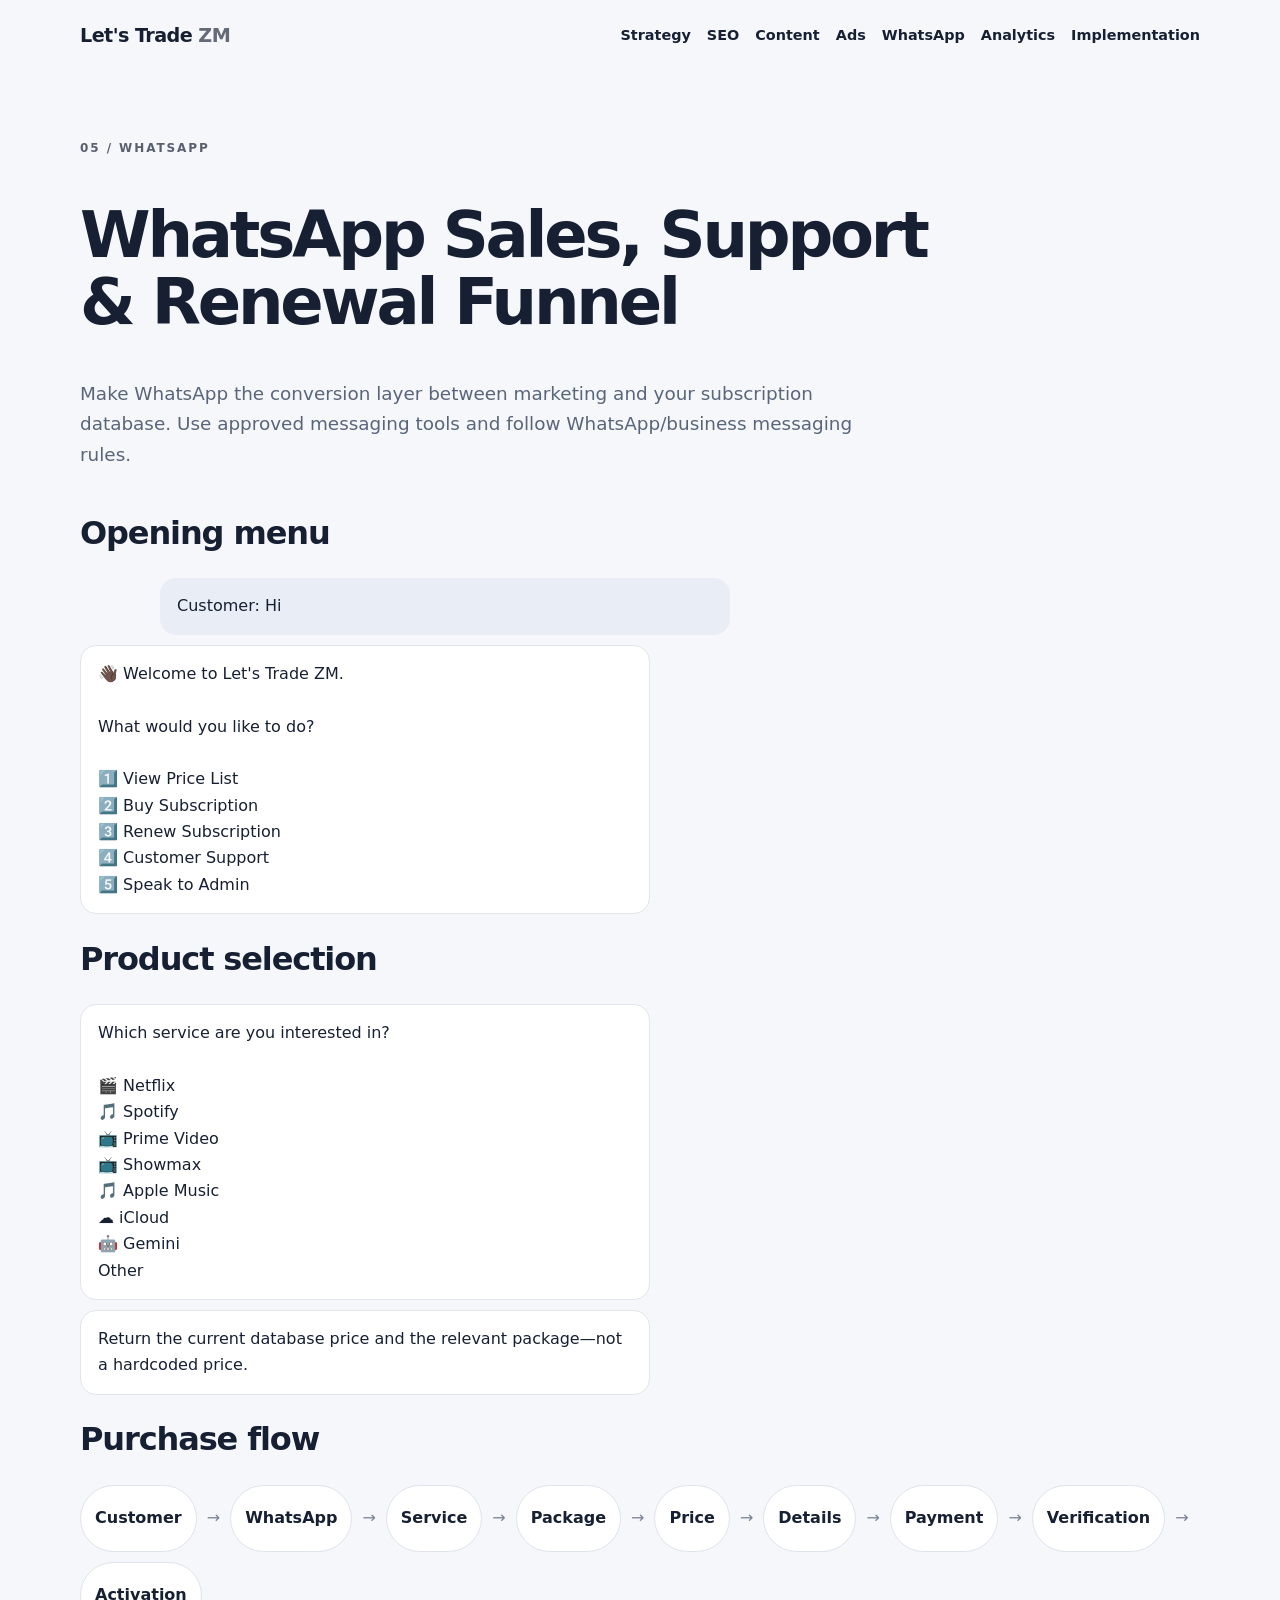
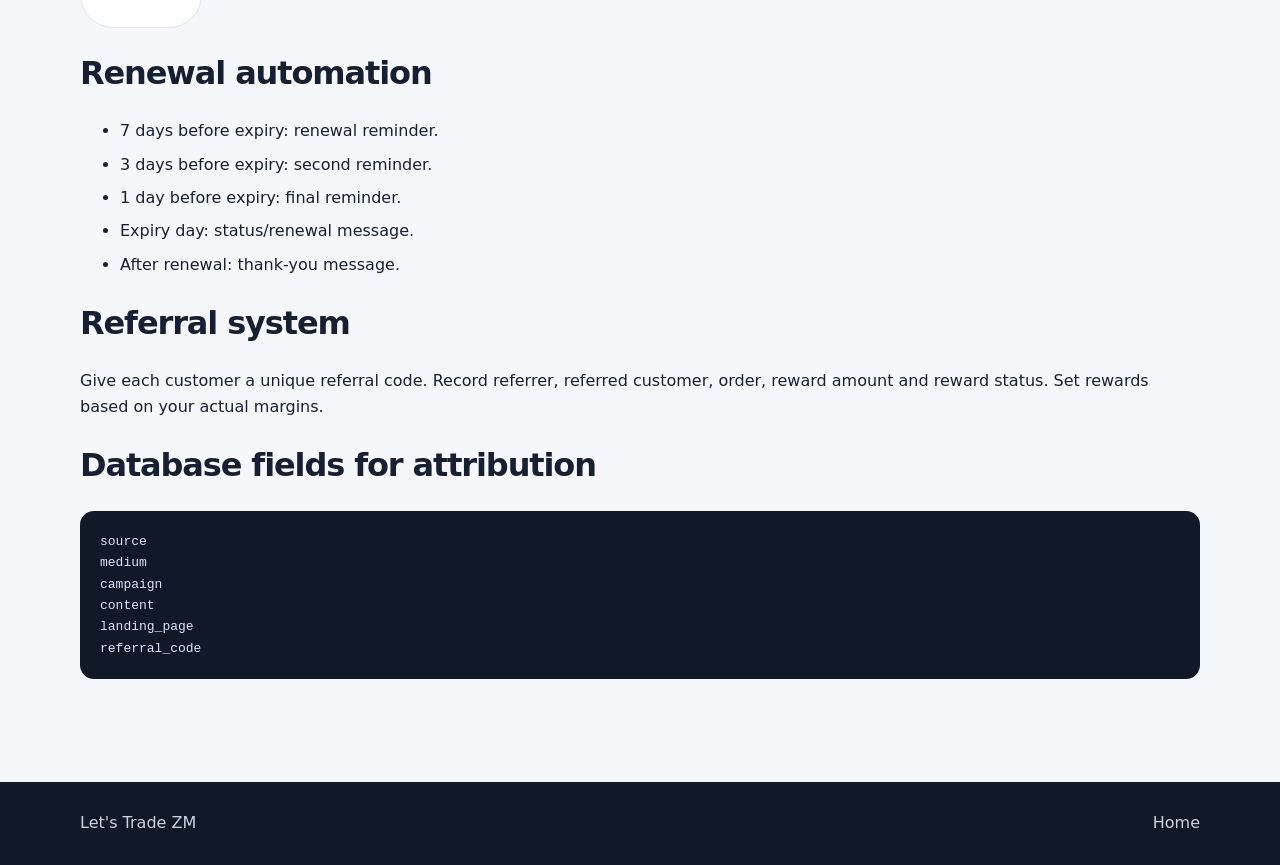
<file: whatsapp.html>
<!DOCTYPE html>
<html lang="en"><head><meta charset="UTF-8"><meta name="viewport" content="width=device-width,initial-scale=1"><title>WhatsApp Funnel — Let's Trade ZM</title><link rel="stylesheet" href="style.css"></head>
<body><nav class="nav container"><a class="brand" href="index.html">Let's Trade <span>ZM</span></a><div class="navlinks"><a href="strategy.html">Strategy</a><a href="seo.html">SEO</a><a href="content.html">Content</a><a href="ads.html">Ads</a><a href="whatsapp.html">WhatsApp</a><a href="analytics.html">Analytics</a><a href="implementation.html">Implementation</a></div></nav>
<main class="container page"><p class="eyebrow">05 / WHATSAPP</p><h1>WhatsApp Sales, Support & Renewal Funnel</h1>
<p class="lead">Make WhatsApp the conversion layer between marketing and your subscription database. Use approved messaging tools and follow WhatsApp/business messaging rules.</p>
<h2>Opening menu</h2>
<div class="chat"><div class="msg customer">Customer: Hi</div><div class="msg bot">👋🏿 Welcome to Let's Trade ZM.<br><br>What would you like to do?<br><br>1️⃣ View Price List<br>2️⃣ Buy Subscription<br>3️⃣ Renew Subscription<br>4️⃣ Customer Support<br>5️⃣ Speak to Admin</div></div>

<h2>Product selection</h2><div class="chat"><div class="msg bot">Which service are you interested in?<br><br>🎬 Netflix<br>🎵 Spotify<br>📺 Prime Video<br>📺 Showmax<br>🎵 Apple Music<br>☁️ iCloud<br>🤖 Gemini<br>Other</div><div class="msg bot">Return the current database price and the relevant package—not a hardcoded price.</div></div>

<h2>Purchase flow</h2><div class="flow wrap"><span>Customer</span><i>→</i><span>WhatsApp</span><i>→</i><span>Service</span><i>→</i><span>Package</span><i>→</i><span>Price</span><i>→</i><span>Details</span><i>→</i><span>Payment</span><i>→</i><span>Verification</span><i>→</i><span>Activation</span></div>

<h2>Renewal automation</h2>
<ul><li>7 days before expiry: renewal reminder.</li><li>3 days before expiry: second reminder.</li><li>1 day before expiry: final reminder.</li><li>Expiry day: status/renewal message.</li><li>After renewal: thank-you message.</li></ul>

<h2>Referral system</h2>
<p>Give each customer a unique referral code. Record referrer, referred customer, order, reward amount and reward status. Set rewards based on your actual margins.</p>

<h2>Database fields for attribution</h2>
<pre>source
medium
campaign
content
landing_page
referral_code</pre>
</main><footer><div class="container"><span>Let's Trade ZM</span><a href="index.html">Home</a></div></footer></body></html>
</file>
<file: style.css>
*{box-sizing:border-box}html{scroll-behavior:smooth}body{margin:0;font-family:Inter,ui-sans-serif,system-ui,-apple-system,BlinkMacSystemFont,"Segoe UI",sans-serif;background:#f6f7fb;color:#172033;line-height:1.65}a{color:inherit;text-decoration:none}.container{width:min(1120px,92%);margin:auto}.nav{min-height:72px;display:flex;align-items:center;justify-content:space-between;gap:24px}.hero .nav{color:#fff}.brand{font-size:1.2rem;font-weight:900;letter-spacing:-.03em}.brand span{opacity:.65}.navlinks{display:flex;gap:16px;flex-wrap:wrap;font-size:.9rem;font-weight:700}.navlinks a:hover{opacity:.7}.hero{background:linear-gradient(135deg,#111827,#263a72 55%,#18203a);color:#fff;min-height:540px}.hero-content{padding:90px 0 110px}.eyebrow{font-size:.75rem;letter-spacing:.16em;font-weight:900;opacity:.7}.hero h1{max-width:850px;font-size:clamp(2.4rem,7vw,5.2rem);line-height:1.02;letter-spacing:-.06em;margin:16px 0}.lead{font-size:1.15rem;max-width:780px;color:#596579}.hero .lead{color:#d8deed}.actions{display:flex;gap:12px;margin-top:30px;flex-wrap:wrap}.btn{padding:13px 20px;border-radius:12px;font-weight:800}.primary{background:#fff;color:#172033}.ghost{border:1px solid rgba(255,255,255,.3)}.stats{display:grid;grid-template-columns:repeat(4,1fr);gap:14px;margin-top:-42px;position:relative}.stats div{background:#fff;border:1px solid #e4e7ef;border-radius:18px;padding:24px;box-shadow:0 12px 35px rgba(23,32,51,.07)}.stats strong{display:block;font-size:2rem}.stats span{color:#697386}.section{padding:85px 0 45px}.section-head{max-width:700px}.section h2,.page h2{font-size:2rem;line-height:1.15;letter-spacing:-.035em}.flow{display:flex;align-items:center;gap:10px;flex-wrap:wrap;margin:25px 0}.flow span{background:#fff;border:1px solid #dfe3ec;padding:10px 14px;border-radius:999px;font-weight:800}.flow i{font-style:normal;color:#7a8497}.wrap{line-height:2.8}.cards{grid-template-columns:repeat(3,1fr);margin-bottom:70px}.grid{display:grid;gap:18px}.card{background:#fff;border:1px solid #e4e7ef;border-radius:18px;padding:25px;transition:.2s}.card:hover{transform:translateY(-3px);box-shadow:0 15px 35px rgba(23,32,51,.08)}.card b{font-size:.75rem;color:#697386}.card h3{margin:8px 0}.card p{color:#687286}.notice{background:#fff7df;border:1px solid #ead79b;padding:22px;border-radius:16px;margin-bottom:70px}.page{padding:55px 0 90px}.page h1{font-size:clamp(2.2rem,5vw,4rem);line-height:1.05;letter-spacing:-.05em;max-width:900px}.page .lead{margin-bottom:45px}.page li{margin:7px 0}table{width:100%;border-collapse:collapse;background:#fff;border:1px solid #e2e6ee;border-radius:12px;overflow:hidden;margin:20px 0 35px}th,td{text-align:left;padding:13px;border-bottom:1px solid #e7eaf0;vertical-align:top}th{background:#f0f2f7}tr:last-child td{border-bottom:0}.muted{color:#778094;font-size:.9rem}.formula{background:#111827;color:#fff;border-radius:16px;padding:20px;margin:22px 0}.formula p{margin:7px 0}.adbox{background:#fff;border:1px solid #e2e6ee;border-radius:15px;padding:24px;max-width:560px;box-shadow:0 10px 30px rgba(0,0,0,.05)}.chat{max-width:650px;margin:20px 0}.msg{padding:15px 17px;border-radius:16px;margin:10px 0}.customer{background:#e9edf5;margin-left:80px}.bot{background:#fff;border:1px solid #e1e5ed;margin-right:80px}pre{background:#111827;color:#dbe4ff;padding:20px;border-radius:14px;overflow:auto}code{background:#eceff5;padding:2px 6px;border-radius:5px}footer{background:#111827;color:#cbd2e1;padding:28px 0}footer .container{display:flex;justify-content:space-between;gap:20px}.check{list-style:none;padding:0}.check li{background:#fff;border:1px solid #e4e7ef;padding:10px 14px;border-radius:10px;margin:8px 0}@media(max-width:800px){.nav{align-items:flex-start;padding:18px 0;flex-direction:column}.navlinks{gap:10px}.hero-content{padding:60px 0 90px}.stats,.cards{grid-template-columns:1fr 1fr}.stats{margin-top:-25px}.page{padding-top:35px}table{display:block;overflow-x:auto;white-space:nowrap}}@media(max-width:520px){.stats,.cards{grid-template-columns:1fr}.hero h1{font-size:2.65rem}.section{padding:55px 0 30px}.customer{margin-left:25px}.bot{margin-right:25px}footer .container{flex-direction:column}}
</file>
